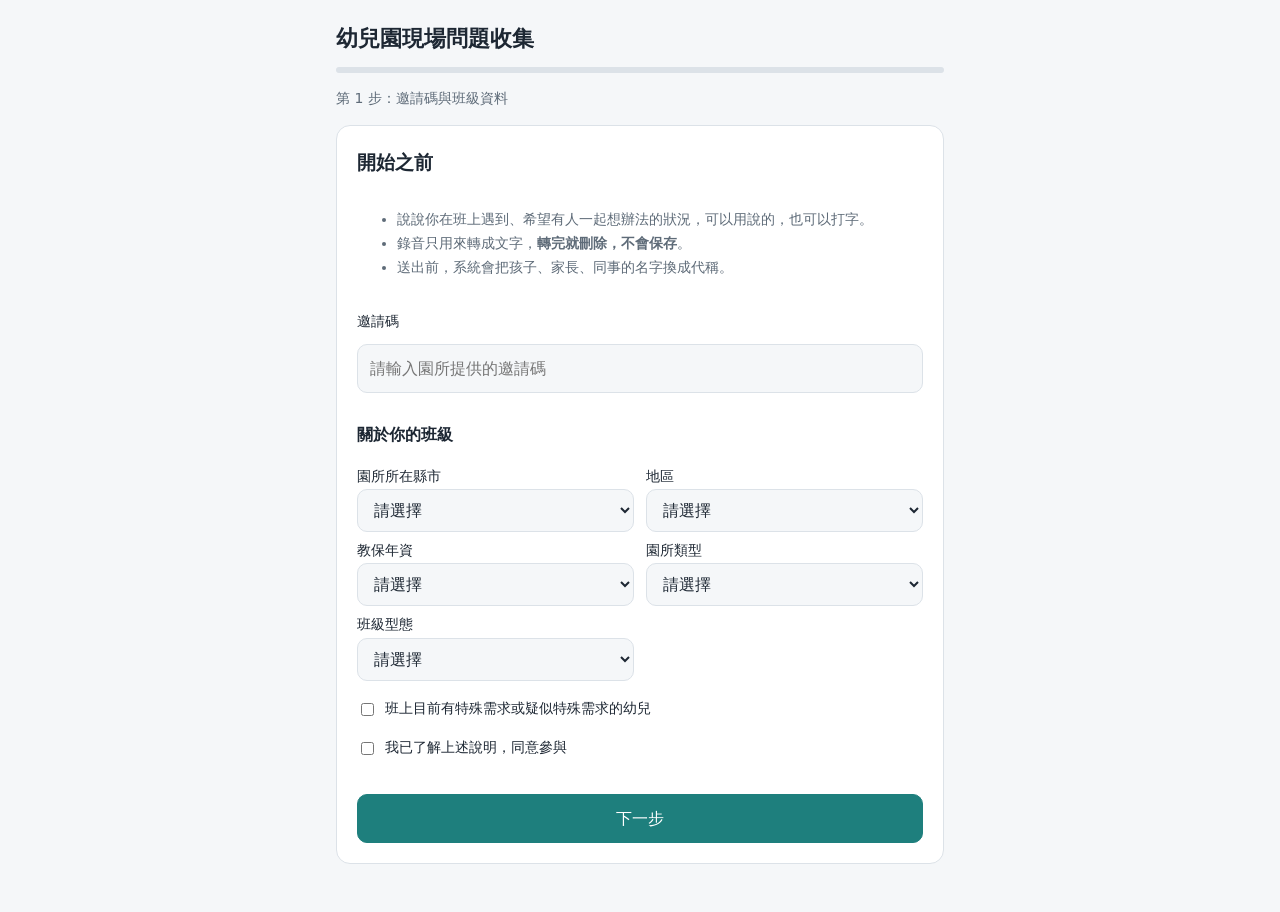
<file: web/index.html>
<!doctype html>
<html lang="zh-Hant-TW">
<head>
<meta charset="utf-8">
<meta name="viewport" content="width=device-width, initial-scale=1">
<meta name="robots" content="noindex, nofollow">
<title>幼兒園現場問題收集</title>
<link rel="stylesheet" href="style.css">
</head>
<body>
<main class="wrap">
  <header class="top">
    <h1>幼兒園現場問題收集</h1>
    <div class="progress" aria-hidden="true"><div id="bar"></div></div>
    <p class="muted small" id="stepLabel"></p>
  </header>

  <!-- 第 1 頁：邀請碼與同意 -->
  <section id="s-code" class="card">
    <h2>開始之前</h2>
    <ul class="muted small">
      <li>說說你在班上遇到、希望有人一起想辦法的狀況，可以用說的，也可以打字。</li>
      <li>錄音只用來轉成文字，<b>轉完就刪除，不會保存</b>。</li>
      <li>送出前，系統會把孩子、家長、同事的名字換成代稱。</li>
    </ul>
    <label for="code">邀請碼</label>
    <input id="code" autocomplete="off" placeholder="請輸入園所提供的邀請碼">
    <h3>關於你的班級</h3>
    <div class="grid2">
      <div><label for="city">園所所在縣市</label><select id="city"></select></div>
      <div><label for="area">地區</label><select id="area"><option value="">請選擇</option><option>都會區</option><option>一般鄉鎮</option><option>偏鄉或離島</option></select></div>
      <div><label for="years">教保年資</label><select id="years"><option value="">請選擇</option><option>未滿 2 年</option><option>2–5 年</option><option>6–10 年</option><option>11–20 年</option><option>20 年以上</option></select></div>
      <div><label for="type">園所類型</label><select id="type"><option value="">請選擇</option><option>公立</option><option>非營利</option><option>準公共</option><option>私立</option></select></div>
      <div><label for="cls">班級型態</label><select id="cls"><option value="">請選擇</option><option>幼幼班</option><option>小班</option><option>中班</option><option>大班</option><option>混齡班</option></select></div>
    </div>
    <label class="check"><input type="checkbox" id="sen"> 班上目前有特殊需求或疑似特殊需求的幼兒</label>
    <label class="check"><input type="checkbox" id="agree"> 我已了解上述說明，同意參與</label>
    <p class="err" id="e-code"></p>
    <button class="primary" id="b-code" type="button">下一步</button>
  </section>

  <!-- 第 2 頁起：一題一頁 -->
  <section id="s-q" class="card" hidden>
    <div class="tabs" id="tabs" role="tablist"></div>
    <p class="muted small" id="q-num"></p>
    <h2 id="q-text"></h2>
    <p class="muted small" id="q-hint"></p>

    <!-- 個案題：先填個案的基本資料 -->
    <div id="slots" class="slots" hidden>
      <label class="check" id="childAskWrap"><input type="checkbox" id="childAsk"> 這題和某一位孩子有關</label>
      <div id="slotFields">
        <p class="small slot-title"><b>先填這位孩子的基本狀況</b> <span class="muted">（不用寫名字）</span></p>
        <label for="ageY">孩子年齡</label>
        <div class="age"><select id="ageY"><option value="">歲</option><option value="1">未滿 2 歲</option><option value="2">2 歲</option><option value="3">3 歲</option><option value="4">4 歲</option><option value="5">5 歲</option><option value="6">6 歲</option></select>
        <select id="ageM" aria-label="幾個月"><option value="">個月</option></select></div>
        <fieldset class="chips"><legend>通常在什麼時候發生？<span class="muted small">（可複選）</span></legend><div id="sits"></div></fieldset>
      </div>
    </div>

    <button class="mic" id="b-mic" type="button"><span aria-hidden="true">🎤</span> 用說的回答</button>
    <label for="answer">你的回答 <span class="muted small">（可以按上面的麥克風用說的，轉好的文字會放在這裡，也可以直接打字）</span></label>
    <textarea id="answer" rows="7" placeholder="也可以直接在這裡打字…"></textarea>
    <p class="muted small" id="q-status" aria-live="polite"></p>

    <!-- 個案題下半段：已經試過的做法 -->
    <div id="triedBox" class="slots" hidden>
      <label for="tried">已經試過哪些做法？</label>
      <textarea id="tried" rows="2" placeholder="例如：先提醒、讓他到旁邊冷靜、和家長聊過…"></textarea>
      <div class="row tight">
        <label class="check"><input type="checkbox" id="notTried"> 還沒試過</label>
        <span class="spacer"></span>
        <label for="result" class="inline">結果</label><select id="result" class="auto"></select>
      </div>
    </div>

    <div id="fu" class="fu-box" hidden>
      <p class="small"><b>想再多了解一點：</b></p>
      <ol id="fu-list"></ol>
      <button class="mic small-btn" id="b-mic2" type="button"><span aria-hidden="true">🎤</span> 用說的補充</button>
      <label for="fu-answer">補充回答</label>
      <textarea id="fu-answer" rows="4"></textarea>
    </div>

    <button class="ghost add" id="b-more" type="button">＋ 繼續增加回答</button>

    <p class="err" id="e-q"></p>
    <div class="row">
      <button class="ghost" id="b-prev" type="button">上一題</button>
      <span class="spacer"></span>
      <button class="ghost" id="b-skip" type="button">跳過</button>
      <button class="primary" id="b-next" type="button">下一題</button>
    </div>
  </section>

  <!-- 確認頁：看自己的回答、修改、加題、送出 -->
  <section id="s-review" class="card" hidden>
    <h2>送出前，確認一下你的回答</h2>
    <p class="muted small">可以點「修改」回去調整，也可以再新增一個想分享的狀況。</p>
    <div id="reviewList" class="review-list"></div>
    <button class="ghost add" id="b-add" type="button">＋ 再新增一個問題</button>

    <p class="err" id="e-review"></p>
    <button class="primary" id="b-submit" type="button">確認送出</button>
  </section>

  <!-- 完成 -->
  <section id="s-done" class="card" hidden>
    <h2>謝謝你！</h2>
    <p>你的回答已經送出。這些現場的真實問題，會成為之後教師支持系統的基礎。</p>
    <p class="muted small" id="done-id"></p>
  </section>
</main>

<!-- 錄音覆蓋視窗 -->
<div id="rec" class="overlay" hidden role="dialog" aria-modal="true" aria-labelledby="rec-title">
  <div class="rec-card">
    <h2 id="rec-title">錄音中</h2>
    <p class="muted small" id="rec-q"></p>
    <div class="rec-dot" id="rec-dot" aria-hidden="true"></div>
    <div class="rec-time" id="rec-time">0:00</div>
    <p class="muted small" id="rec-left">每段最長 3 分鐘，沒說完可以再錄一段接著說</p>
    <div class="meter" aria-hidden="true"><div id="rec-level"></div></div>
    <p class="small" id="rec-msg" aria-live="assertive">說完請按「停止並轉文字」</p>
    <div class="rec-actions">
      <button class="ghost" id="rec-cancel" type="button">取消</button>
      <button class="stop" id="rec-stop" type="button">■ 停止並轉文字</button>
    </div>
  </div>
</div>

<script src="config.js"></script>
<script src="app.js"></script>
</body>
</html>
</file>
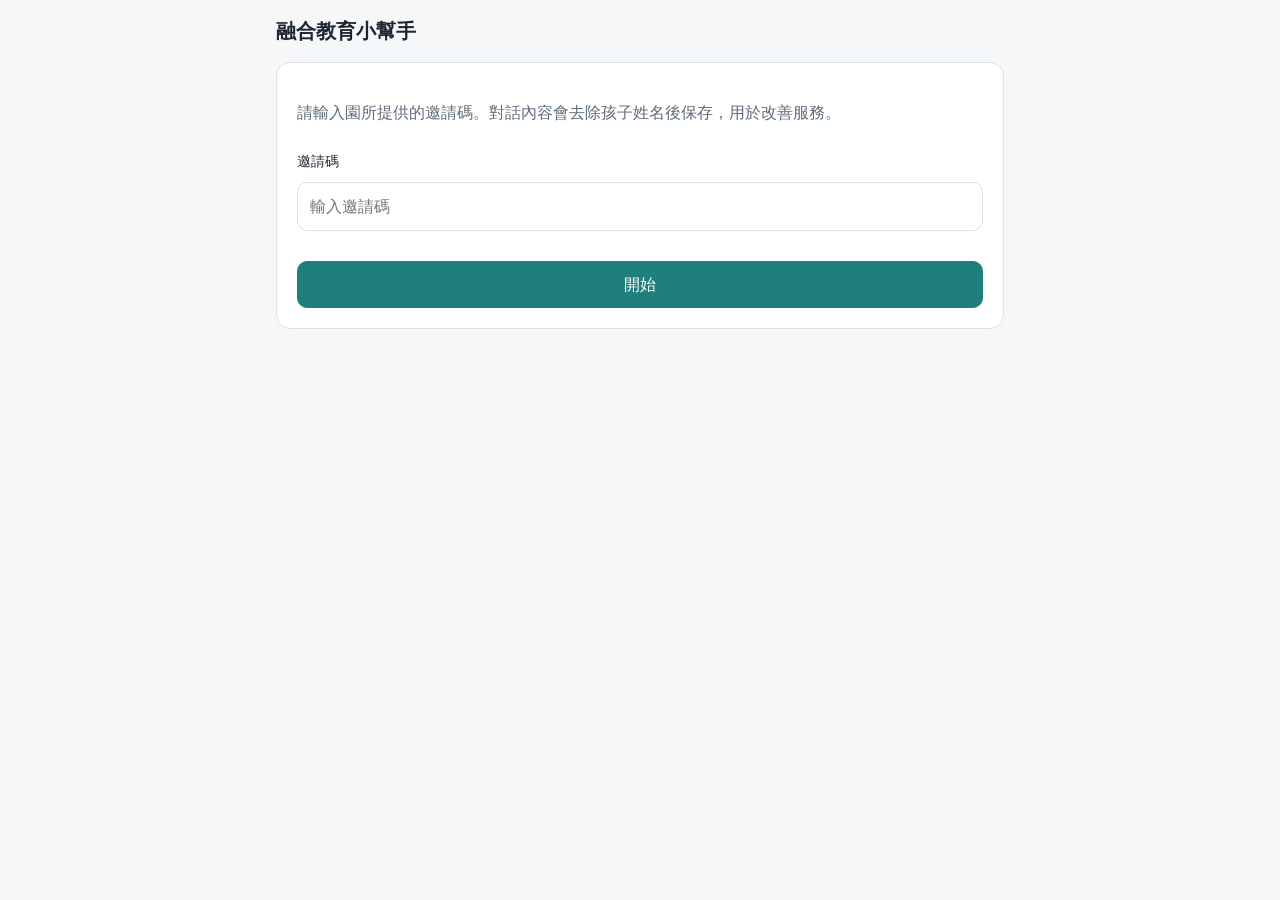
<file: web/chat/index.html>
<!doctype html>
<html lang="zh-Hant-TW">
<head>
<meta charset="utf-8">
<meta name="viewport" content="width=device-width, initial-scale=1">
<meta name="robots" content="noindex, nofollow">
<title>融合教育小幫手</title>
<link rel="stylesheet" href="chat.css">
</head>
<body>
<div class="app">
  <header class="top">
    <h1 id="botName">融合教育小幫手</h1>
    <div class="top-actions">
      <button class="ghost" id="traceBtn" type="button" hidden aria-controls="drawer" aria-expanded="false">🔍 流程</button>
      <button class="ghost" id="reset" type="button" hidden>開新問題</button>
    </div>
  </header>

  <section id="gate" class="gate">
    <p class="muted">請輸入園所提供的邀請碼。對話內容會去除孩子姓名後保存，用於改善服務。</p>
    <label for="code">邀請碼</label>
    <input id="code" autocomplete="off" placeholder="輸入邀請碼">
    <p class="err" id="gateErr"></p>
    <button class="primary" id="enter" type="button">開始</button>
  </section>

  <main id="chat" class="chat" hidden aria-live="polite"></main>

  <form id="composer" class="composer" hidden>
    <label for="msg" hidden>輸入訊息</label>
    <textarea id="msg" rows="2" placeholder="描述你在班上遇到的狀況…"></textarea>
    <button class="primary" id="send" type="submit">送出</button>
  </form>
</div>

<!-- 流程觀測面板：只有邀請碼「觀測」欄為 TRUE 時出現 -->
<div class="scrim" id="scrim" hidden></div>
<aside id="drawer" class="drawer" aria-hidden="true" aria-labelledby="drawerTitle">
  <div class="drawer-h">
    <div><b id="drawerTitle">回答流程</b><div class="muted small" id="drawerSub"></div></div>
    <div class="drawer-nav">
      <button class="ghost" id="dPrev" type="button" aria-label="上一回合">‹</button>
      <button class="ghost" id="dNext" type="button" aria-label="下一回合">›</button>
      <button class="ghost" id="dClose" type="button" aria-label="關閉">✕</button>
    </div>
  </div>
  <div class="drawer-b" id="drawerBody"></div>
</aside>
<script src="config.js"></script>
<script src="trace.js"></script>
<script src="chat.js"></script>
</body>
</html>
</file>
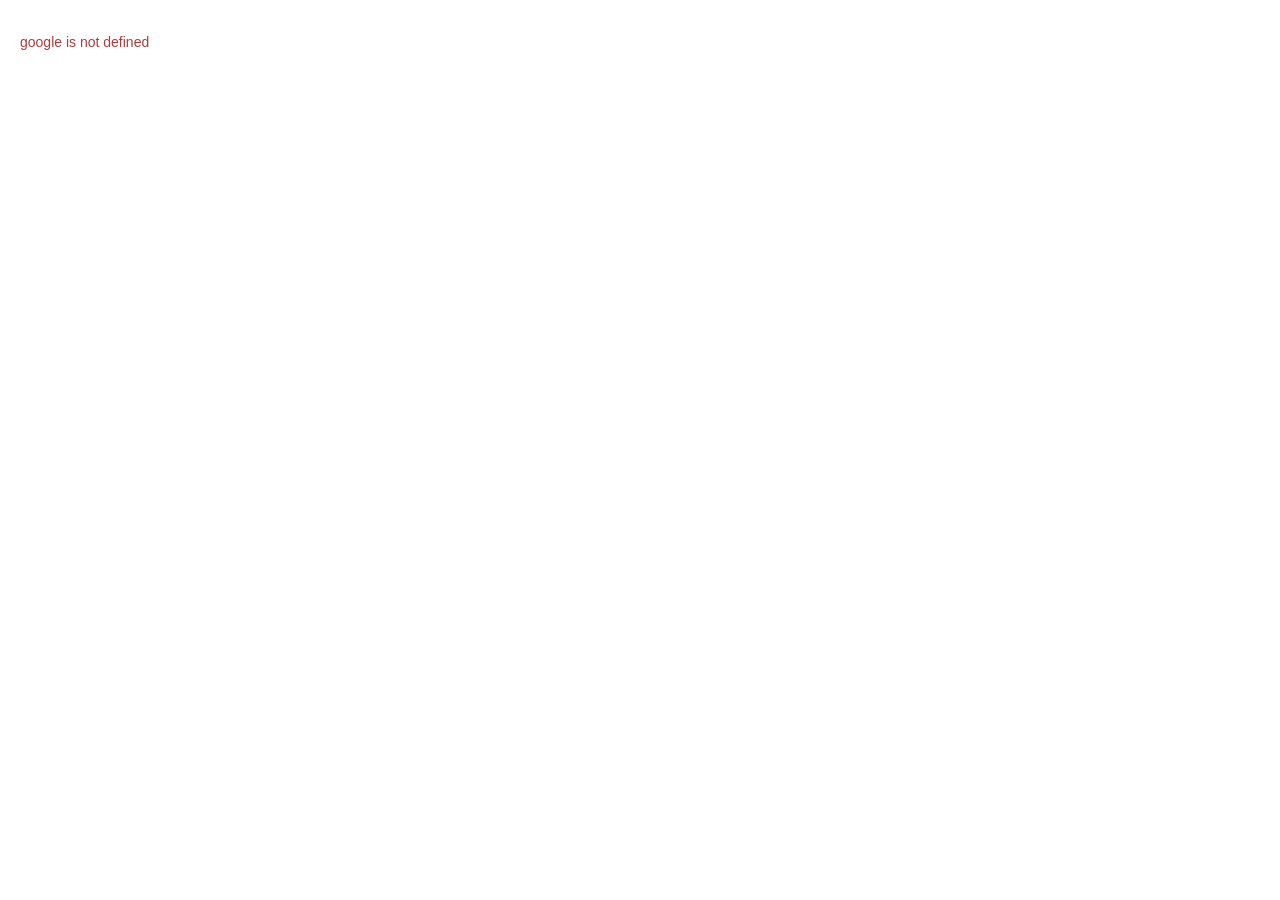
<file: rag/gas/Admin.html>
<!DOCTYPE html>
<html>
<head>
<base target="_top">
<meta charset="utf-8">
<style>
:root{--ink:#1d2733;--muted:#5e6b78;--line:#dce2e8;--bg:#f6f8fa;--accent:#1e7f7d;--soft:#e2f2f1;--warn:#a86a12;--err:#b23a3a;--ok:#2e7d4f}
*{box-sizing:border-box}
body{margin:0;font-family:"Noto Sans TC","PingFang TC","Microsoft JhengHei",sans-serif;font-size:14px;color:var(--ink);background:#fff}
nav{display:flex;gap:4px;border-bottom:1px solid var(--line);padding:0 12px;position:sticky;top:0;background:#fff;z-index:2}
nav button{border:0;background:none;padding:12px 14px;font:inherit;cursor:pointer;color:var(--muted);border-bottom:2px solid transparent}
nav button.on{color:var(--accent);border-bottom-color:var(--accent);font-weight:600}
nav .me{margin-left:auto;align-self:center;color:var(--muted);font-size:12px}
section{padding:16px 20px;display:none}
section.on{display:block}
h3{margin:0 0 10px;font-size:16px}
label{display:block;font-weight:600;margin:10px 0 4px}
.note{color:var(--muted);font-size:12px;font-weight:400}
input[type=text],input[type=number],select,textarea{width:100%;font:inherit;padding:7px 9px;border:1px solid var(--line);border-radius:8px}
textarea{resize:vertical}
button.btn{font:inherit;padding:7px 14px;border-radius:8px;border:1px solid var(--line);background:#fff;cursor:pointer}
button.pri{background:var(--accent);border-color:var(--accent);color:#fff}
button:disabled{opacity:.5;cursor:wait}
.row{display:flex;gap:10px;align-items:center;flex-wrap:wrap}
.grid2{display:grid;grid-template-columns:260px 1fr;gap:16px}
.grid3{display:grid;grid-template-columns:repeat(3,1fr);gap:10px}
.list{border:1px solid var(--line);border-radius:10px;overflow:auto;max-height:640px}
.item{padding:10px 12px;border-bottom:1px solid var(--line);cursor:pointer}
.item.on{background:var(--soft)}
.item small{color:var(--muted);display:block}
table{width:100%;border-collapse:collapse}
th,td{border-bottom:1px solid var(--line);padding:7px 8px;text-align:left;vertical-align:top}
th{background:var(--bg);font-weight:600;position:sticky;top:0}
.pill{display:inline-block;font-size:12px;border-radius:999px;padding:0 8px;border:1px solid var(--line)}
.pill.已核可{color:var(--ok);border-color:var(--ok)} .pill.待審核{color:var(--warn);border-color:var(--warn)} .pill.停用{color:var(--muted)}
.msg{margin:8px 0;padding:8px 10px;border-radius:8px;background:var(--bg);white-space:pre-wrap}
.msg.t{background:#e8eef8;margin-left:15%}
.trace{font-size:12px;border:1px solid var(--line);border-radius:10px;max-height:640px;overflow:auto}
.trace div{padding:6px 10px;border-bottom:1px solid var(--line);white-space:pre-wrap;word-break:break-word}
.trace b{color:var(--accent)}
#toast{position:fixed;bottom:14px;right:14px;background:var(--ink);color:#fff;padding:8px 14px;border-radius:8px;display:none}
.chunk{border:1px solid var(--line);border-radius:8px;padding:8px 10px;margin:6px 0;white-space:pre-wrap;font-size:13px}
.kpis{display:grid;grid-template-columns:repeat(auto-fill,minmax(130px,1fr));gap:8px;margin:10px 0 14px}
.kpi{border:1px solid var(--line);border-radius:10px;padding:8px 12px}
.kpi b{display:block;font-size:22px;font-variant-numeric:tabular-nums}
.kpi span{color:var(--muted);font-size:12px}
.kpi small{display:block;color:var(--muted);font-size:11px}
.cols{display:grid;grid-template-columns:1fr 300px;gap:14px}
.box{border:1px solid var(--line);border-radius:10px;padding:10px 12px;margin-bottom:12px}
.box h4{margin:0 0 6px;font-size:13px}
.box li{margin:3px 0;font-size:13px}
.box li a{cursor:pointer;color:var(--ink)}
tr.click{cursor:pointer} tr.click:hover{background:var(--bg)} tr.sel{background:var(--soft)}
td.num{text-align:right;font-variant-numeric:tabular-nums}
.t-answer{color:var(--ok)} .t-followup{color:var(--accent)} .t-referral{color:var(--err)} .t-conservative{color:var(--warn)} .t-out_of_scope{color:var(--muted)}
.bad{color:var(--err);font-weight:600}
.side{position:fixed;top:0;right:0;bottom:0;width:560px;max-width:100%;background:#fff;border-left:1px solid var(--line);box-shadow:-8px 0 24px rgba(0,0,0,.1);z-index:5;display:flex;flex-direction:column;transform:translateX(100%);visibility:hidden;transition:transform .2s,visibility 0s .2s}
.side.open{transform:none;visibility:visible;transition:transform .2s}
.side-h{display:flex;justify-content:space-between;align-items:center;padding:10px 14px;border-bottom:1px solid var(--line)}
.side-tabs{display:flex;gap:4px;padding:6px 14px 0;border-bottom:1px solid var(--line)}
.side-tabs button{border:0;background:none;padding:6px 10px;cursor:pointer;color:var(--muted);border-bottom:2px solid transparent;font:inherit}
.side-tabs button.on{color:var(--accent);border-bottom-color:var(--accent)}
.side-b{flex:1;overflow:auto;padding:12px 14px}
.conv .msg{font-size:13px}
.conv .msg.cur{outline:2px solid var(--accent)}
.res-命中{color:var(--ok);font-weight:600} .res-未達門檻{color:var(--warn);font-weight:600} .res-沒找到{color:var(--err);font-weight:600}
.cand-ok{color:var(--ok);font-weight:600}
</style>
</head>
<body>
<nav>
  <button data-t="bot" class="on">機器人設定</button>
  <button data-t="skill">Skill</button>
  <button data-t="kb">知識庫</button>
  <button data-t="test">測試對話</button>
  <button data-t="logs">對話紀錄</button>
  <button data-t="eval">命中率測試</button>
  <button data-t="other">其他設定</button>
  <span class="me" id="me">載入中…</span>
</nav>

<section id="bot" class="on">
  <h3>機器人設定 <span class="note">修改後按儲存，約 1 分鐘內生效</span></h3>
  <div id="settings"></div>
  <p><button class="btn pri" id="saveSettings">儲存設定</button></p>
</section>

<section id="skill">
  <div class="grid2">
    <div>
      <div class="row" style="justify-content:space-between"><h3>Skill 清單</h3><button class="btn" id="newSkill">＋ 新增</button></div>
      <div class="list" id="skillList"></div>
    </div>
    <div id="skillEdit">
      <h3 id="skTitle">選擇左邊的 Skill，或新增一個</h3>
      <div class="grid3">
        <div><label>名稱</label><input type="text" id="skName"></div>
        <div><label>對應主題 <span class="note">逗號分隔，分流器會用這些主題</span></label><input type="text" id="skTags" list="topicList"><datalist id="topicList"></datalist></div>
        <div><label>載入方式</label>
          <div class="row"><label style="font-weight:400"><input type="checkbox" id="skAlways"> 一律載入</label><label style="font-weight:400"><input type="checkbox" id="skEnabled" checked> 啟用</label></div></div>
      </div>
      <label>內容 <span class="note">寫「怎麼回答」：何時使用、回答框架、追問清單、輸出、禁止說法。不要寫專業知識本身</span></label>
      <textarea id="skContent" rows="18"></textarea>
      <div class="row" style="margin-top:10px">
        <button class="btn pri" id="saveSkill">儲存為新版本</button>
        <select id="skHist" style="width:auto"><option value="">查看歷史版本…</option></select>
        <span class="note" id="skMeta"></span>
      </div>
    </div>
  </div>
</section>

<section id="kb">
  <h3>上傳文件 <span class="note">上傳後狀態為「待審核」，專家核可後才會被用來回答</span></h3>
  <div class="grid3">
    <div><label>標題</label><input type="text" id="dTitle" placeholder="例：轉銜時段行為支持指引"></div>
    <div><label>出處</label><input type="text" id="dSource" placeholder="作者（年份）、出版單位、網址"></div>
    <div><label>證據等級</label><select id="dEv"><option>法規</option><option>官方指引</option><option>系統性回顧</option><option>實證研究</option><option>專家意見</option><option>實務經驗</option><option>教材</option></select></div>
  </div>
  <label>檔案 <span class="note">PDF、Word（.docx）、TXT、Markdown；PDF 建議 30 頁以內，太長請拆開上傳</span></label>
  <input type="file" id="dFile" accept=".pdf,.docx,.txt,.md">
  <label>或直接貼上文字</label>
  <textarea id="dText" rows="4" placeholder="貼上文字時不需選檔案"></textarea>
  <p class="row"><button class="btn pri" id="upload">上傳並切段</button><span class="note" id="upStatus"></span></p>
  <h3 style="margin-top:18px">文件清單</h3>
  <div class="list"><table><thead><tr><th>標題</th><th>出處</th><th>等級</th><th>段落</th><th>狀態</th><th>上傳</th><th>操作</th></tr></thead><tbody id="docRows"></tbody></table></div>
  <div id="chunkView"></div>
</section>

<section id="test">
  <div class="grid2" style="grid-template-columns:1fr 1fr">
    <div>
      <div class="row" style="justify-content:space-between"><h3>測試對話 <span class="note">不需邀請碼，會寫入對話紀錄（Session：admin-test）</span></h3><button class="btn" id="resetTest">開新對話</button></div>
      <div id="tMsgs" style="min-height:300px"></div>
      <textarea id="tIn" rows="3" placeholder="輸入老師可能會問的問題…"></textarea>
      <p><button class="btn pri" id="tSend">送出</button></p>
    </div>
    <div><h3>流程紀錄</h3><div class="trace" id="tTrace"><div class="note">送出後顯示每個元件做了什麼</div></div></div>
  </div>
</section>

<section id="logs">
  <div class="row">
    <h3 style="margin:0">對話紀錄與指標</h3>
    <select id="lDays" style="width:auto"><option value="1">今天起 24 小時</option><option value="7" selected>最近 7 天</option><option value="30">最近 30 天</option><option value="0">全部</option></select>
    <select id="lSchool" style="width:auto"><option value="">全部園所</option></select>
    <select id="lType" style="width:auto"><option value="">全部類型</option><option value="answer">回答</option><option value="followup">追問</option><option value="referral">緊急轉介</option><option value="conservative">保守回答</option><option value="out_of_scope">超出範圍</option></select>
    <input type="text" id="lQ" placeholder="搜尋老師訊息" style="width:180px">
    <label style="font-weight:400;margin:0"><input type="checkbox" id="lTest"> 含後台測試</label>
    <button class="btn" id="lLoad">重新整理</button>
  </div>
  <div class="kpis" id="lKpis"></div>
  <div class="cols">
    <div class="list" style="max-height:520px"><table><thead><tr><th>時間</th><th>園所</th><th>輪</th><th>老師訊息（去識別化）</th><th>類型</th><th>檢索</th><th>最高分</th><th>引用</th><th>回饋</th><th>秒</th></tr></thead><tbody id="lRows"><tr><td colspan="10" class="note">載入中…</td></tr></tbody></table></div>
    <div>
      <div class="box"><h4>知識缺口 <span class="note">檢索沒命中或只能保守回答的問題，請專家補資料</span></h4><ol id="lGaps" style="padding-left:18px;margin:0"></ol></div>
      <div class="box"><h4>常被引用的文件</h4><ol id="lDocs" style="padding-left:18px;margin:0"></ol></div>
      <div class="box note" style="font-size:12px;line-height:1.6"><b>指標怎麼算</b><br>
        檢索命中率＝走到檢索的回合中，至少有 1 段超過門檻的比例<br>
        引用率＝回答實際引用的段數 ÷ 檢索採用的段數（越高代表找到的資料越對題）<br>
        平均最高分＝每回合第一名段落的相似度平均，可用來調整「min_score」門檻<br>
        真正的命中率要用「命中率測試」分頁，以專家標好的題目來量</div>
    </div>
  </div>
</section>

<section id="eval">
  <h3>命中率測試 <span class="note">專家寫下「老師可能會這樣問」＋「應該找到哪份文件」，系統逐題檢索，看有沒有找到</span></h3>
  <div class="grid3" style="grid-template-columns:2fr 1.2fr 1fr auto;align-items:end">
    <div><label>測試問題</label><input type="text" id="eQ" placeholder="例：收玩具時孩子一直丟東西，怎麼辦？"></div>
    <div><label>應命中文件</label><select id="eDoc"></select></div>
    <div><label>備註</label><input type="text" id="eNote" placeholder="例：轉銜時段"></div>
    <div><button class="btn" id="eAdd">＋ 加入</button></div>
  </div>
  <p class="row"><button class="btn pri" id="eRun">執行測試</button><span class="note" id="eStatus">一個文件應命中多份時，可以直接在試算表「檢索測試」的「應命中文件ID」用逗號分隔</span></p>
  <div class="kpis" id="eKpis"></div>
  <div class="list" style="max-height:480px"><table><thead><tr><th>測試問題</th><th>應命中</th><th>結果</th><th>名次</th><th>最高分</th><th>說明</th><th></th></tr></thead><tbody id="eRows"></tbody></table></div>
</section>

<section id="other">
  <h3>其他設定</h3>
  <p>以下對照表直接在試算表裡編輯即可，修改後約 1 分鐘生效：</p>
  <ul>
    <li><b>同義詞</b>：老師口語對應到專業概念，用來擴充檢索（例：暴衝 → 攻擊行為）</li>
    <li><b>禁止用語</b>：回答中不能出現的詞（P08 規則檢查）</li>
    <li><b>轉介資源</b>：七類需要專人的情況，各自該找誰、怎麼聯絡（各縣市可在地化）</li>
    <li><b>邀請碼</b>：每所園所一組，啟用欄改 FALSE 即停用</li>
    <li><b>管理員</b>：可以開啟這個後台的 Google 帳號 email</li>
    <li><b>對話紀錄、回饋</b>：每次問答的完整流程與老師的回饋</li>
  </ul>
  <p><a id="sheetLink" target="_blank">開啟試算表</a></p>
</section>

<aside class="side" id="side" aria-hidden="true">
  <div class="side-h"><div><b id="sTitle">回合明細</b><div class="note" id="sSub"></div></div><button class="btn" id="sClose">✕ 關閉</button></div>
  <div class="side-tabs"><button data-st="trace" class="on">流程</button><button data-st="conv">整段對話</button><button data-st="raw">回答原文</button></div>
  <div class="side-b" id="sBody"></div>
</aside>

<div id="toast"></div>
<?!= include('TraceView'); ?>
<script>
const $ = id => document.getElementById(id);
const esc = s => String(s == null ? '' : s).replace(/[&<>"]/g, c => ({'&':'&amp;','<':'&lt;','>':'&gt;','"':'&quot;'}[c]));
const run = (fn, ...args) => new Promise((ok, no) => google.script.run.withSuccessHandler(ok).withFailureHandler(e => no(e))[fn](...args));
const toast = (t, ms) => { const e = $('toast'); e.textContent = t; e.style.display = 'block'; clearTimeout(e._t); e._t = setTimeout(() => e.style.display = 'none', ms || 2500); };
let D = null, curSkill = null;

document.querySelectorAll('nav button').forEach(b => b.onclick = () => {
  document.querySelectorAll('nav button,section').forEach(x => x.classList.remove('on'));
  b.classList.add('on'); $(b.dataset.t).classList.add('on');
});

async function load() {
  try { D = await run('adminLoad'); } catch (e) { $('me').textContent = ''; document.body.innerHTML = '<p style="padding:20px;color:#b23a3a">' + esc(e.message) + '</p>'; return; }
  $('me').textContent = D.me; $('sheetLink').href = D.sheetUrl;
  renderSettings(); renderSkills(); renderDocs();
  renderEvalDocs();
  $('topicList').innerHTML = D.topics.map(t => `<option value="${esc(t)}">`).join('');
}

// ---------- 設定 ----------
const LONG = ['system_prompt', 'welcome'];
function renderSettings() {
  $('settings').innerHTML = D.settings.map((s, i) => {
    const v = s.value; const isBool = v === true || v === false || String(v).toUpperCase() === 'TRUE' || String(v).toUpperCase() === 'FALSE';
    const input = LONG.includes(s.key) ? `<textarea data-i="${i}" rows="${s.key === 'system_prompt' ? 14 : 3}">${esc(v)}</textarea>`
      : isBool ? `<label style="font-weight:400"><input type="checkbox" data-i="${i}" ${String(v).toUpperCase() === 'TRUE' ? 'checked' : ''}> 啟用</label>`
      : `<input type="text" data-i="${i}" value="${esc(v)}">`;
    return `<label>${esc(s.key)} <span class="note">${esc(s.note)}</span></label>${input}`;
  }).join('');
}
$('saveSettings').onclick = async () => {
  const list = [...$('settings').querySelectorAll('[data-i]')].map(el => {
    const s = D.settings[+el.dataset.i];
    let value = el.type === 'checkbox' ? el.checked : el.value;
    if (el.type !== 'checkbox' && value !== '' && !isNaN(value) && !LONG.includes(s.key) && !/^model_/.test(s.key)) value = Number(value);
    return { key: s.key, value };
  });
  $('saveSettings').disabled = true;
  try { await run('adminSaveSettings', list); toast('已儲存設定'); } catch (e) { toast('儲存失敗：' + e.message, 5000); }
  finally { $('saveSettings').disabled = false; }
};

// ---------- Skill ----------
function renderSkills() {
  $('skillList').innerHTML = D.skills.map((s, i) => `<div class="item ${curSkill === i ? 'on' : ''}" data-i="${i}"><b>${esc(s.name)}</b> ${s.enabled ? '' : '<span class="pill 停用">停用</span>'}${s.always ? ' <span class="pill">一律載入</span>' : ''}<small>v${esc(s.version)}｜${esc(s.tags || '（無主題）')}</small></div>`).join('');
  $('skillList').querySelectorAll('.item').forEach(el => el.onclick = () => editSkill(+el.dataset.i));
}
function fillSkill(s) {
  $('skName').value = s.name || ''; $('skTags').value = s.tags || ''; $('skAlways').checked = !!s.always;
  $('skEnabled').checked = s.enabled !== false; $('skContent').value = s.content || '';
}
async function editSkill(i) {
  curSkill = i; const s = D.skills[i]; renderSkills(); fillSkill(s);
  $('skTitle').textContent = '編輯：' + s.name; $('skMeta').textContent = `目前 v${s.version}｜${s.by || ''} ${s.at || ''}`;
  $('skHist').innerHTML = '<option value="">查看歷史版本…</option>';
  try { const h = await run('adminSkillHistory', s.id); $('skHist').innerHTML = '<option value="">查看歷史版本…</option>' + h.map((x, j) => `<option value="${j}">v${x.version}｜${esc(x.by)} ${esc(x.at)}</option>`).join(''); $('skHist')._h = h; } catch (e) {}
}
$('skHist').onchange = () => { const h = $('skHist')._h; const j = $('skHist').value; if (j === '' || !h) return; fillSkill(Object.assign({}, h[+j], { enabled: $('skEnabled').checked })); toast('已載入 v' + h[+j].version + '，按「儲存為新版本」即可還原'); };
$('newSkill').onclick = () => { curSkill = null; renderSkills(); fillSkill({ enabled: true, content: '何時使用：\n回答框架：\n先追問：\n輸出：\n禁止：' }); $('skTitle').textContent = '新增 Skill'; $('skMeta').textContent = ''; };
$('saveSkill').onclick = async () => {
  const s = { id: curSkill == null ? '' : D.skills[curSkill].id, name: $('skName').value.trim(), tags: $('skTags').value.trim(), always: $('skAlways').checked, enabled: $('skEnabled').checked, content: $('skContent').value };
  $('saveSkill').disabled = true;
  try { const r = await run('adminSaveSkill', s); toast('已儲存為 v' + r.version); D = await run('adminLoad'); curSkill = D.skills.findIndex(x => x.id === r.id); renderSkills(); editSkill(curSkill); }
  catch (e) { toast('儲存失敗：' + e.message, 5000); } finally { $('saveSkill').disabled = false; }
};

// ---------- 知識庫 ----------
function renderDocs() {
  $('docRows').innerHTML = D.docs.map(d => `<tr><td>${esc(d.title)}<br><span class="note">${esc(d.file)}</span></td><td>${esc(d.source)}</td><td>${esc(d.evidence)}</td><td>${esc(d.chunks)}</td><td><span class="pill ${esc(d.status)}">${esc(d.status)}</span></td><td class="note">${esc(d.by)}<br>${esc(d.at)}</td>
    <td><div class="row"><button class="btn" data-a="view" data-id="${esc(d.id)}">看段落</button>${d.status !== '已核可' ? `<button class="btn pri" data-a="已核可" data-id="${esc(d.id)}">核可</button>` : ''}${d.status !== '停用' ? `<button class="btn" data-a="停用" data-id="${esc(d.id)}">停用</button>` : `<button class="btn" data-a="待審核" data-id="${esc(d.id)}">恢復待審</button>`}</div></td></tr>`).join('') || '<tr><td colspan="7" class="note">還沒有文件</td></tr>';
  $('docRows').querySelectorAll('button').forEach(b => b.onclick = () => docAction(b.dataset.a, b.dataset.id, b));
}
async function docAction(a, id, b) {
  b.disabled = true;
  try {
    if (a === 'view') {
      const cs = await run('adminDocChunks', id); const d = D.docs.find(x => x.id === id);
      $('chunkView').innerHTML = `<h3 style="margin-top:18px">段落：${esc(d.title)}（${cs.length} 段）</h3>` + cs.map(c => `<div class="chunk"><span class="note">#${c.n}${c.page ? '｜第' + esc(c.page) + '頁' : ''}｜${esc(c.status)}</span>\n${esc(c.text)}</div>`).join('');
      $('chunkView').scrollIntoView();
    } else { await run('adminSetDocStatus', id, a); toast('已設為「' + a + '」'); D = await run('adminLoad'); renderDocs(); }
  } catch (e) { toast('失敗：' + e.message, 5000); } finally { b.disabled = false; }
}
$('upload').onclick = async () => {
  const f = $('dFile').files[0], text = $('dText').value.trim(), title = $('dTitle').value.trim();
  if (!title) return toast('請填寫標題');
  if (!f && !text) return toast('請選擇檔案或貼上文字');
  if (f && f.size > 20 * 1024 * 1024) return toast('檔案超過 20 MB，請拆開上傳', 4000);
  $('upload').disabled = true; $('upStatus').textContent = f ? '讀取檔案、轉文字、切段與向量化中，PDF 可能需要 1–3 分鐘…' : '切段與向量化中…';
  try {
    const p = { title, source: $('dSource').value.trim(), evidence: $('dEv').value, text: f ? '' : text };
    if (f) { p.fileName = f.name; p.mimeType = f.type; p.base64 = await new Promise((ok, no) => { const r = new FileReader(); r.onload = () => ok(String(r.result).split(',')[1]); r.onerror = no; r.readAsDataURL(f); }); }
    const r = await run('adminUploadDoc', p);
    $('upStatus').textContent = `完成：切成 ${r.chunks} 段，狀態為「待審核」。請檢查段落後按「核可」。`;
    $('dFile').value = ''; $('dText').value = ''; $('dTitle').value = ''; $('dSource').value = '';
    D = await run('adminLoad'); renderDocs();
  } catch (e) { $('upStatus').textContent = '上傳失敗：' + e.message; } finally { $('upload').disabled = false; }
};

// ---------- 測試對話 ----------
let T = { history: [], nameMap: {}, followups: 0, turn: 0, session: 'admin-test-' + Date.now() };
function restore(s) { let o = String(s == null ? '' : s); Object.entries(T.nameMap).forEach(([n, l]) => o = o.split(l).join(n)); return o; }
function tMsg(cls, html) { const d = document.createElement('div'); d.className = 'msg ' + cls; d.innerHTML = html; $('tMsgs').appendChild(d); d.scrollIntoView({ block: 'nearest' }); }
function renderReply(r) {
  if (r.type === 'followup') return esc(restore(r.empathy)) + '\n' + r.questions.map((q, i) => (i + 1) + '. ' + esc(restore(q))).join('\n');
  if (r.type === 'referral') { const f = r.referral; return `<b>需要馬上找專人（${esc(f.category)}・${esc(f.level)}）</b>\n${esc(restore(f.reason))}\n該找誰：${esc(f.who)} ${esc(f.contact)}\n現在要做：${esc(f.now)}`; }
  if (r.type !== 'answer') return esc(r.message || '');
  const a = r.answer; let h = esc(restore(a.empathy)) + '\n\n<b>看見與理解</b>\n' + esc(restore(a.understanding)) + '\n\n<b>現在可以試試</b>\n' +
    (a.strategies || []).map((s, i) => `${i + 1}. ${esc(restore(s.title))}：${esc(restore(s.how))} [${(s.refs || []).join(',')}]`).join('\n');
  if (a.parent_message) h += '\n\n<b>給家長的訊息草稿</b>\n' + esc(restore(a.parent_message));
  if ((a.observe || []).length) h += '\n\n<b>接下來觀察</b>\n' + a.observe.map(o => '・' + esc(restore(o))).join('\n');
  if (a.teacher_care) h += '\n\n<b>也照顧你自己</b>\n' + esc(restore(a.teacher_care));
  if (a.referral) h += '\n\n<b>需要時找專人</b>\n' + esc(restore(a.referral));
  if ((r.sources || []).length) h += '\n\n<span class="note">出處：' + r.sources.map(s => esc(s.ref + ' ' + s.title + (s.page ? ' p.' + s.page : ''))).join('｜') + '</span>';
  return h;
}
$('tSend').onclick = async () => {
  const m = $('tIn').value.trim(); if (!m) return;
  tMsg('t', esc(m)); $('tIn').value = ''; $('tSend').disabled = true; $('tTrace').innerHTML = '<div class="note">處理中…</div>';
  try {
    T.turn = (T.turn || 0) + 1;
    const r = await run('adminTestChat', { message: m, history: T.history, nameMap: T.nameMap, followups: T.followups, turn: T.turn, session: T.session });
    T.nameMap = r.nameMap || T.nameMap; T.history.push({ role: 'teacher', text: r.deidText });
    if (r.type === 'followup') T.followups++;
    T.history.push({ role: 'bot', text: r.type === 'answer' ? JSON.stringify(r.answer) : (r.type === 'followup' ? r.questions.join(' ') : (r.message || '')) });
    tMsg('', renderReply(r));
    $('tTrace').innerHTML = '<div style="padding:10px;border:0">' + TraceView.render(r) + '</div>';
  } catch (e) { tMsg('', '<span style="color:#b23a3a">錯誤：' + esc(e.message) + '</span>'); $('tTrace').innerHTML = ''; }
  finally { $('tSend').disabled = false; }
};
$('resetTest').onclick = () => { T = { history: [], nameMap: {}, followups: 0, turn: 0, session: 'admin-test-' + Date.now() }; $('tMsgs').innerHTML = ''; $('tTrace').innerHTML = ''; };

// ---------- 對話紀錄 ----------
const TN = { answer: '回答', followup: '追問', referral: '緊急轉介', conservative: '保守回答', out_of_scope: '超出範圍' };
let L = null, logsLoaded = false;
const k = (v, label, sub, cls) => `<div class="kpi"><b class="${cls || ''}">${v == null ? '—' : esc(v)}</b><span>${esc(label)}</span>${sub ? `<small>${esc(sub)}</small>` : ''}</div>`;
async function loadLogs() {
  $('lLoad').disabled = true; $('lRows').innerHTML = '<tr><td colspan="10" class="note">載入中…</td></tr>';
  try {
    L = await run('adminLogs', { days: +$('lDays').value, school: $('lSchool').value, type: $('lType').value, q: $('lQ').value.trim(), includeTest: $('lTest').checked });
    logsLoaded = true;
    const cur = $('lSchool').value;
    $('lSchool').innerHTML = '<option value="">全部園所</option>' + L.schools.map(s => `<option ${s === cur ? 'selected' : ''}>${esc(s)}</option>`).join('');
    const s = L.stats, bt = s.byType;
    $('lKpis').innerHTML = k(s.turns, '回合數', s.sessions + ' 段對話') +
      k(s.hitRate == null ? null : s.hitRate + '%', '檢索命中率', s.retrievalTurns + ' 回合有檢索', s.hitRate != null && s.hitRate < 70 ? 'bad' : '') +
      k(s.citeRate == null ? null : s.citeRate + '%', '引用率', '引用段數 ÷ 採用段數') +
      k(s.avgTop, '平均最高分', '門檻 ' + (D.settings.find(x => x.key === 'min_score') || {}).value) +
      k(s.upRate == null ? null : s.upRate + '%', '👍 比例', s.ups + ' 👍／' + s.downs + ' 👎') +
      k(s.copied, '複製家長訊息') +
      k(s.rewriteRate == null ? null : s.rewriteRate + '%', '重寫比例', '第一版沒通過檢查') +
      k(s.avgMs == null ? null : (s.avgMs / 1000).toFixed(1) + ' 秒', '平均耗時') +
      k((bt.answer || 0) + '／' + (bt.followup || 0), '回答／追問') +
      k((bt.referral || 0) + '／' + (bt.conservative || 0), '緊急轉介／保守', '', (bt.conservative || 0) ? 'bad' : '');
    $('lRows').innerHTML = L.rows.map(r => `<tr class="click" data-row="${r.row}"><td class="note">${esc(r.time.slice(5))}</td><td>${esc(r.school)}</td><td class="num">${esc(r.turn)}</td><td>${esc(r.msg)}</td>
      <td class="t-${esc(r.type)}">${esc(TN[r.type] || r.type)}${r.referral ? '<br><span class="note">' + esc(r.referral) + '</span>' : ''}</td>
      <td class="num ${r.retrieved === 0 ? 'bad' : ''}">${r.retrieved == null ? '—' : r.retrieved}</td><td class="num">${r.top == null ? '—' : r.top}</td><td class="num">${r.cited == null ? '—' : r.cited}</td>
      <td>${r.fb === 'up' ? '👍' : r.fb === 'down' ? '👎' : ''}${r.copied ? ' 📋' : ''}</td><td class="num">${r.ms ? (r.ms / 1000).toFixed(1) : ''}</td></tr>`).join('') || '<tr><td colspan="10" class="note">這段期間沒有紀錄</td></tr>';
    $('lRows').querySelectorAll('tr.click').forEach(tr => tr.onclick = () => openDetail(+tr.dataset.row));
    $('lGaps').innerHTML = L.gaps.map(g => `<li><a data-row="${g.row}">${esc(g.msg)}</a> <span class="note">${esc(g.time.slice(5))}${g.top != null ? '｜最高 ' + g.top : ''}</span></li>`).join('') || '<li class="note">目前沒有</li>';
    $('lGaps').querySelectorAll('a').forEach(a => a.onclick = () => openDetail(+a.dataset.row));
    $('lDocs').innerHTML = L.topDocs.map(d => `<li>${esc(d.title)} <span class="note">${d.n} 次</span></li>`).join('') || '<li class="note">目前沒有</li>';
  } catch (e) { $('lRows').innerHTML = `<tr><td colspan="10" style="color:#b23a3a">${esc(e.message)}</td></tr>`; }
  finally { $('lLoad').disabled = false; }
}
['lDays', 'lSchool', 'lType', 'lTest'].forEach(id => $(id).onchange = loadLogs);
$('lQ').onkeydown = e => { if (e.key === 'Enter') loadLogs(); };
$('lLoad').onclick = loadLogs;
document.querySelector('nav button[data-t="logs"]').addEventListener('click', () => { if (!logsLoaded) loadLogs(); });

// 側邊明細
let SD = null, sTab = 'trace';
function replyText(t, rep) {
  if (rep == null || rep === '') return '';
  if (typeof rep === 'string') return rep;
  if (Array.isArray(rep)) return rep.map((q, i) => (i + 1) + '. ' + q).join('\n');
  if (rep.strategies) return [rep.empathy, ...(rep.strategies || []).map((s, i) => `${i + 1}. ${s.title}：${s.how} [${(s.refs || []).join(',')}]`)].filter(Boolean).join('\n');
  return JSON.stringify(rep, null, 1);
}
function renderSide() {
  document.querySelectorAll('.side-tabs button').forEach(b => b.classList.toggle('on', b.dataset.st === sTab));
  if (!SD) return;
  if (sTab === 'trace') $('sBody').innerHTML = TraceView.render(SD);
  if (sTab === 'conv') $('sBody').innerHTML = '<div class="conv">' + SD.turns.map(t => `<div class="msg t ${t.row === SD.row ? 'cur' : ''}"><span class="note">第 ${esc(t.turn)} 輪｜${esc(t.time)}</span>\n${esc(t.msg)}</div>
    <div class="msg ${t.row === SD.row ? 'cur' : ''}"><b class="t-${esc(t.type)}">${esc(TN[t.type] || t.type)}</b>${t.fb ? '｜' + esc(t.fb) : ''}\n${esc(replyText(t.type, t.reply))}</div>`).join('') + '</div>';
  if (sTab === 'raw') $('sBody').innerHTML = `<div class="msg t">${esc(SD.msg)}</div><p class="note">分流</p><pre class="chunk">${esc(JSON.stringify(SD.triage, null, 1))}</pre><p class="note">回答（JSON）</p><pre class="chunk">${esc(JSON.stringify(SD.reply, null, 1))}</pre><p class="note">引用：${esc(SD.sources || '無')}</p>`;
}
async function openDetail(row) {
  $('side').classList.add('open'); $('side').setAttribute('aria-hidden', 'false'); $('sBody').innerHTML = '<p class="note">載入中…</p>';
  document.querySelectorAll('#lRows tr').forEach(tr => tr.classList.toggle('sel', +tr.dataset.row === row));
  try {
    SD = await run('adminLogDetail', row);
    $('sTitle').textContent = `第 ${SD.turn} 輪｜${TN[SD.type] || SD.type}`;
    $('sSub').textContent = `${SD.time}｜${SD.school}｜Session ${SD.session.slice(0, 8)}`;
    renderSide();
  } catch (e) { $('sBody').innerHTML = `<p style="color:#b23a3a">${esc(e.message)}</p>`; }
}
document.querySelectorAll('.side-tabs button').forEach(b => b.onclick = () => { sTab = b.dataset.st; renderSide(); });
$('sClose').onclick = () => { $('side').classList.remove('open'); $('side').setAttribute('aria-hidden', 'true'); };
document.addEventListener('keydown', e => { if (e.key === 'Escape') $('sClose').click(); });

// ---------- 命中率測試 ----------
let evalLoaded = false;
function renderEvalDocs() {
  $('eDoc').innerHTML = D.docs.filter(d => d.status === '已核可').map(d => `<option value="${esc(d.id)}">${esc(d.title)}（${esc(d.id)}）</option>`).join('') || '<option value="">（還沒有已核可的文件）</option>';
}
function renderEvalRows(list) {
  const title = id => (D.docs.find(d => d.id === id) || {}).title || id;
  $('eRows').innerHTML = list.map(r => `<tr><td>${esc(r.q)}${r.note ? '<br><span class="note">' + esc(r.note) + '</span>' : ''}</td>
    <td class="note">${String(r.expect).split(/[,，、\s]+/).filter(Boolean).map(x => esc(title(x))).join('<br>')}</td>
    <td class="res-${esc(r.result)}">${esc(r.result || '未測')}</td><td class="num">${esc(r.rank || '')}</td><td class="num">${esc(r.top || '')}</td>
    <td class="note">${esc(r.hit || '')}${r.cands ? '<details><summary>前 5 名</summary>' + r.cands.map((c, i) => `<div class="${c.ok ? 'cand-ok' : ''}">${i + 1}. ${esc(c.title)}${c.page ? ' p.' + esc(c.page) : ''}（${c.score}${c.pass ? '' : '，未達門檻'}）</div>`).join('') + '</details>' : ''}</td>
    <td><button class="btn" data-del="${r.row}">刪除</button></td></tr>`).join('') || '<tr><td colspan="7" class="note">還沒有測試題。建議每份重要文件至少寫 2–3 題老師的口語問法。</td></tr>';
  $('eRows').querySelectorAll('[data-del]').forEach(b => b.onclick = async () => { b.disabled = true; try { renderEvalRows(await run('adminDeleteEval', +b.dataset.del)); } catch (e) { toast(e.message, 4000); } });
}
async function loadEval() { try { renderEvalRows(await run('adminEvalList')); evalLoaded = true; } catch (e) { $('eRows').innerHTML = `<tr><td colspan="7" style="color:#b23a3a">${esc(e.message)}</td></tr>`; } }
document.querySelector('nav button[data-t="eval"]').addEventListener('click', () => { if (!evalLoaded) loadEval(); });
$('eAdd').onclick = async () => {
  const q = $('eQ').value.trim(), d = $('eDoc').value;
  if (!q || !d) return toast('請填寫測試問題並選擇文件');
  $('eAdd').disabled = true;
  try { renderEvalRows(await run('adminAddEval', q, d, $('eNote').value.trim())); $('eQ').value = ''; $('eNote').value = ''; toast('已加入'); }
  catch (e) { toast(e.message, 4000); } finally { $('eAdd').disabled = false; }
};
$('eRun').onclick = async () => {
  $('eRun').disabled = true; $('eStatus').textContent = '測試中…每題做一次檢索，題目多時需要幾十秒';
  try {
    const r = await run('adminRunEval');
    $('eKpis').innerHTML = k(r.hitRate + '%', 'Hit@' + r.topK, '應命中文件出現在採用段落中的題目比例', r.hitRate < 80 ? 'bad' : '') +
      k(r.mrr, 'MRR', '1＝每題都排第一') + k(r.avgTop, '平均最高分', '目前門檻 ' + r.minScore) + k(r.n, '題數');
    renderEvalRows(r.results);
    const below = r.results.filter(x => x.result === '未達門檻').length, miss = r.results.filter(x => x.result === '沒找到').length;
    $('eStatus').textContent = `完成。${below ? below + ' 題有找到但分數低於門檻（可考慮調低 min_score 或補同義詞）；' : ''}${miss ? miss + ' 題前 10 名都沒有（文件可能缺內容或切段不好）' : ''}`;
  } catch (e) { $('eStatus').textContent = '測試失敗：' + e.message; } finally { $('eRun').disabled = false; }
};

load();
</script>
</body>
</html>
</file>
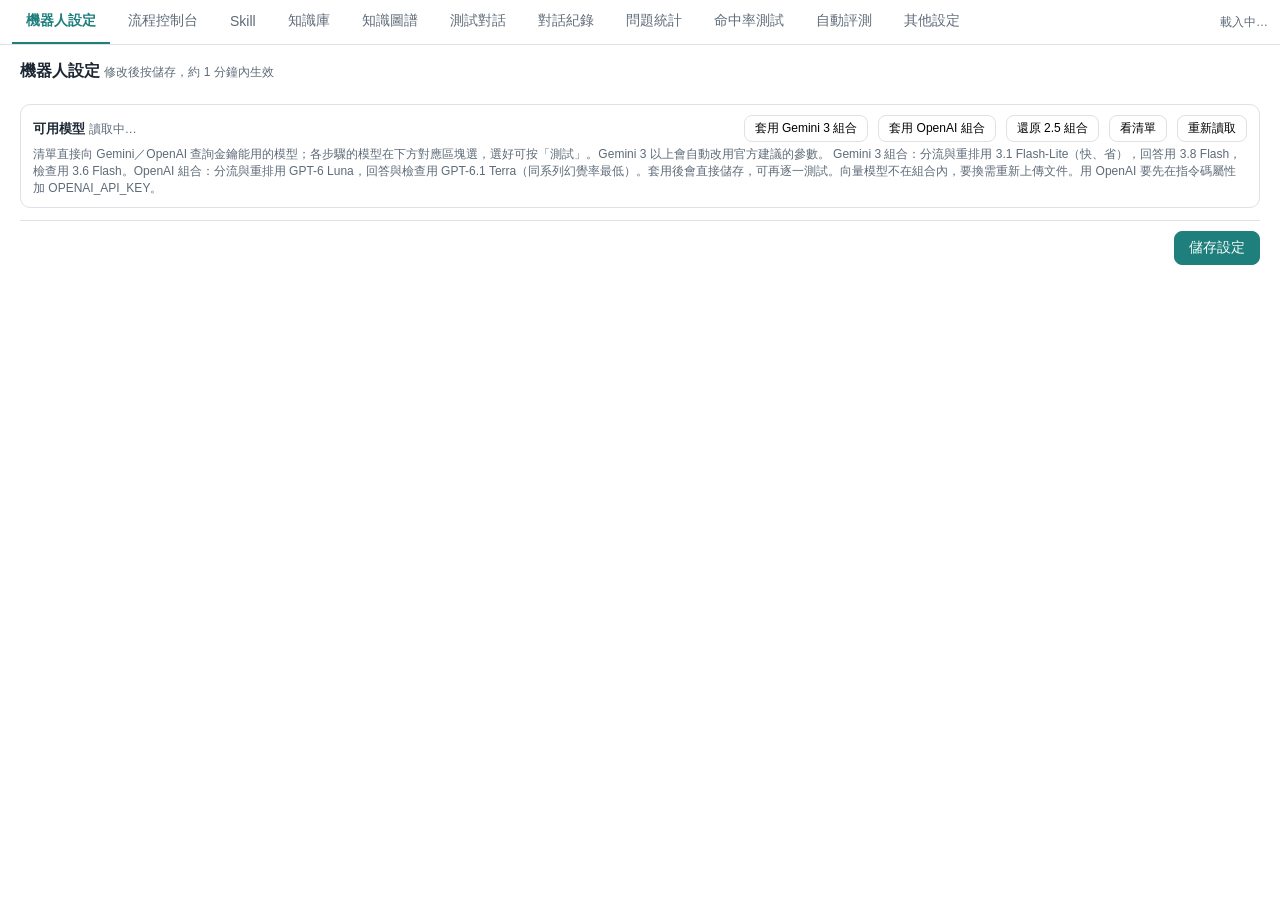
<file: rag/gas/AdminUI.html>
<!DOCTYPE html>
<html>
<head>
<base target="_top">
<meta charset="utf-8">
<style>
:root{--ink:#1d2733;--muted:#5e6b78;--line:#dce2e8;--bg:#f6f8fa;--accent:#1e7f7d;--soft:#e2f2f1;--warn:#a86a12;--err:#b23a3a;--ok:#2e7d4f}
*{box-sizing:border-box}
body{margin:0;font-family:"Noto Sans TC","PingFang TC","Microsoft JhengHei",sans-serif;font-size:14px;color:var(--ink);background:#fff}
nav{display:flex;gap:4px;border-bottom:1px solid var(--line);padding:0 12px;position:sticky;top:0;background:#fff;z-index:2}
nav button{border:0;background:none;padding:12px 14px;font:inherit;cursor:pointer;color:var(--muted);border-bottom:2px solid transparent}
nav button.on{color:var(--accent);border-bottom-color:var(--accent);font-weight:600}
nav .me{margin-left:auto;align-self:center;color:var(--muted);font-size:12px}
section{padding:16px 20px;display:none}
section.on{display:block}
h3{margin:0 0 10px;font-size:16px}
label{display:block;font-weight:600;margin:10px 0 4px}
.note{color:var(--muted);font-size:12px;font-weight:400}
input[type=text],input[type=number],select,textarea{width:100%;font:inherit;padding:7px 9px;border:1px solid var(--line);border-radius:8px}
textarea{resize:vertical}
button.btn{font:inherit;padding:7px 14px;border-radius:8px;border:1px solid var(--line);background:#fff;cursor:pointer}
button.pri{background:var(--accent);border-color:var(--accent);color:#fff}
button:disabled{opacity:.5;cursor:wait}
.row{display:flex;gap:10px;align-items:center;flex-wrap:wrap}
.grid2{display:grid;grid-template-columns:260px 1fr;gap:16px}
.grid3{display:grid;grid-template-columns:repeat(3,1fr);gap:10px}
.list{border:1px solid var(--line);border-radius:10px;overflow:auto;max-height:640px}
.item{padding:10px 12px;border-bottom:1px solid var(--line);cursor:pointer}
.item.on{background:var(--soft)}
.item small{color:var(--muted);display:block}
table{width:100%;border-collapse:collapse}
th,td{border-bottom:1px solid var(--line);padding:7px 8px;text-align:left;vertical-align:top}
th{background:var(--bg);font-weight:600;position:sticky;top:0}
.pill{display:inline-block;font-size:12px;border-radius:999px;padding:0 8px;border:1px solid var(--line)}
.pill.已核可{color:var(--ok);border-color:var(--ok)} .pill.待審核{color:var(--warn);border-color:var(--warn)} .pill.停用{color:var(--muted)}
.msg{margin:8px 0;padding:8px 10px;border-radius:8px;background:var(--bg);white-space:pre-wrap}
.msg.t{background:#e8eef8;margin-left:15%}
.trace{font-size:12px;border:1px solid var(--line);border-radius:10px;max-height:640px;overflow:auto}
.trace div{padding:6px 10px;border-bottom:1px solid var(--line);white-space:pre-wrap;word-break:break-word}
.trace b{color:var(--accent)}
#toast{position:fixed;bottom:14px;right:14px;background:var(--ink);color:#fff;padding:8px 14px;border-radius:8px;display:none}
.chunk{border:1px solid var(--line);border-radius:8px;padding:8px 10px;margin:6px 0;white-space:pre-wrap;font-size:13px}
.kpis{display:grid;grid-template-columns:repeat(auto-fill,minmax(130px,1fr));gap:8px;margin:10px 0 14px}
.kpi{border:1px solid var(--line);border-radius:10px;padding:8px 12px}
.kpi b{display:block;font-size:22px;font-variant-numeric:tabular-nums}
.kpi span{color:var(--muted);font-size:12px}
.kpi small{display:block;color:var(--muted);font-size:11px}
.cols{display:grid;grid-template-columns:1fr 300px;gap:14px}
.box{border:1px solid var(--line);border-radius:10px;padding:10px 12px;margin-bottom:12px}
.box h4{margin:0 0 6px;font-size:13px}
.box li{margin:3px 0;font-size:13px}
.box li a{cursor:pointer;color:var(--ink)}
tr.click{cursor:pointer} tr.click:hover{background:var(--bg)} tr.sel{background:var(--soft)}
td.num{text-align:right;font-variant-numeric:tabular-nums}
.t-answer{color:var(--ok)} .t-followup{color:var(--accent)} .t-referral{color:var(--err)} .t-conservative{color:var(--warn)} .t-out_of_scope{color:var(--muted)}
.bad{color:var(--err);font-weight:600}
.side{position:fixed;top:0;right:0;bottom:0;width:560px;max-width:100%;background:#fff;border-left:1px solid var(--line);box-shadow:-8px 0 24px rgba(0,0,0,.1);z-index:5;display:flex;flex-direction:column;transform:translateX(100%);visibility:hidden;transition:transform .2s,visibility 0s .2s}
.side.open{transform:none;visibility:visible;transition:transform .2s}
.side-h{display:flex;justify-content:space-between;align-items:center;padding:10px 14px;border-bottom:1px solid var(--line)}
.side-tabs{display:flex;gap:4px;padding:6px 14px 0;border-bottom:1px solid var(--line)}
.side-tabs button{border:0;background:none;padding:6px 10px;cursor:pointer;color:var(--muted);border-bottom:2px solid transparent;font:inherit}
.side-tabs button.on{color:var(--accent);border-bottom-color:var(--accent)}
.side-b{flex:1;overflow:auto;padding:12px 14px}
.conv .msg{font-size:13px}
.conv .msg.cur{outline:2px solid var(--accent)}
.res-命中{color:var(--ok);font-weight:600} .res-未達門檻{color:var(--warn);font-weight:600} .res-沒找到{color:var(--err);font-weight:600}
.cand-ok{color:var(--ok);font-weight:600}
.fl{display:grid;grid-template-columns:minmax(0,1fr) 230px;gap:0 18px;max-width:900px}
.fn{border:1px solid var(--line);border-radius:10px;padding:9px 12px;background:#fff;cursor:pointer;position:relative}
.fn:hover{border-color:var(--accent)} .fn.sel{outline:2px solid var(--accent)}
.fn.ai{border-left:4px solid #7F77DD} .fn.code{border-left:4px solid #B4B2A9} .fn.dec{border-left:4px solid #EF9F27} .fn.io{background:var(--bg)}
.fn.off{border-style:dashed;color:var(--muted);background:var(--bg)}
.fn b{font-size:14px} .fn .cfg{font-size:12px;color:var(--ink);margin-top:2px} .fn .met{font-size:12px;color:var(--muted);margin-top:2px}
.fn .badge{position:absolute;right:8px;top:8px;font-size:11px;background:var(--soft);color:var(--accent);border-radius:999px;padding:0 8px}
.fn.hit{box-shadow:0 0 0 2px #7F77DD inset} .fx.hit{box-shadow:0 0 0 2px #D85A30 inset}
.fx{border:1px solid #F0997B;background:#FAECE7;border-radius:10px;padding:8px 12px;font-size:13px;color:#712B13;cursor:pointer;align-self:center}
.fx.dim{opacity:.45}
.farr{height:18px;margin-left:26px;border-left:1.5px solid #B4B2A9}
.fside{grid-column:2;display:flex;align-items:center}
.fside .ln{flex:0 0 18px;border-top:1.5px solid #F0997B;margin-left:-18px}
.bad2{color:var(--err);font-weight:600}
@media (max-width:760px){.fl{grid-template-columns:1fr}.fside{grid-column:1;margin:4px 0 0 20px}}
.ov{display:flex;flex-wrap:wrap;gap:6px;align-items:center;margin:0 0 12px;font-size:13px}
.ov a{border:1px solid var(--line);border-radius:8px;padding:5px 10px;cursor:pointer;color:var(--ink);text-decoration:none;background:#fff}
.ov a:hover{border-color:var(--accent)} .ov .arr{color:var(--muted)} .ov .offc{color:var(--muted);text-decoration:line-through}
.setwrap{display:grid;grid-template-columns:150px minmax(0,1fr);gap:16px;align-items:start}
.setnav{position:sticky;top:52px;display:flex;flex-direction:column;gap:2px}
.setnav a{padding:6px 10px;border-radius:8px;cursor:pointer;color:var(--muted);font-size:13px}
.setnav a:hover{background:var(--bg)} .setnav a.on{background:var(--soft);color:var(--accent);font-weight:600}
.sec{border:1px solid var(--line);border-radius:10px;padding:12px 14px;margin-bottom:14px;scroll-margin-top:60px}
.sec>h4{margin:0 0 4px;font-size:15px;display:flex;align-items:center;justify-content:space-between;gap:10px}
.sec>h4 label{margin:0;font-weight:400;font-size:13px}
.sec.off .fld{color:var(--muted)} .sec.off .fld input,.sec.off .fld select,.sec.off .fld textarea{background:var(--bg)}
.fld{padding:8px 0;border-top:1px solid var(--line)} .fld:first-of-type{border-top:0}
.fld>label{margin:0 0 4px} .fld .key{font-size:11px;color:#9aa5b1;font-weight:400;margin-left:6px}
.fld details summary{cursor:pointer;color:var(--accent);font-size:13px;margin-top:2px}
.fld.dirty>label::after{content:'已修改';font-size:11px;color:var(--warn);margin-left:8px;font-weight:400}
.savebar{position:sticky;bottom:0;background:#fff;border-top:1px solid var(--line);padding:10px 0;display:flex;justify-content:flex-end;align-items:center;gap:12px;z-index:2}
@media (max-width:760px){.setwrap{grid-template-columns:1fr}.setnav{position:static;flex-direction:row;flex-wrap:wrap}}
.cand{border:1px solid var(--line);border-radius:10px;padding:10px 12px;margin:8px 0}
.cand .q{font-size:12px;color:var(--muted);background:var(--bg);border-radius:6px;padding:6px 8px;margin:6px 0;white-space:pre-wrap}
.zero{color:var(--err)} .nodechip.sub{background:var(--bg);color:var(--muted)} .warn{color:var(--warn);font-size:12px;margin-top:4px} .nodechip{display:inline-block;font-size:12px;background:var(--soft);color:var(--accent);border-radius:999px;padding:0 8px;margin:2px 4px 0 0}
</style>
</head>
<body>
<nav>
  <button data-t="bot" class="on">機器人設定</button>
  <button data-t="flow">流程控制台</button>
  <button data-t="skill">Skill</button>
  <button data-t="kb">知識庫</button>
  <button data-t="kg">知識圖譜</button>
  <button data-t="test">測試對話</button>
  <button data-t="logs">對話紀錄</button>
  <button data-t="qa">問題統計</button>
  <button data-t="eval">命中率測試</button>
  <button data-t="auto">自動評測</button>
  <button data-t="other">其他設定</button>
  <span class="me" id="me">載入中…</span>
  <button class="btn" id="logout" style="align-self:center;margin-left:8px;padding:4px 10px;font-size:12px" hidden>登出</button>
</nav>

<section id="bot" class="on">
  <h3>機器人設定 <span class="note">修改後按儲存，約 1 分鐘內生效</span></h3>
  <div id="ovBar" class="ov"></div>
  <div class="box" id="modelBox">
    <div class="row" style="justify-content:space-between"><h4 style="margin:0">可用模型 <span class="note" id="modelSum">讀取中…</span></h4>
      <div class="row"><button class="btn" data-preset="g3" style="padding:4px 10px;font-size:12px">套用 Gemini 3 組合</button><button class="btn" data-preset="oa" style="padding:4px 10px;font-size:12px">套用 OpenAI 組合</button><button class="btn" data-preset="g25" style="padding:4px 10px;font-size:12px">還原 2.5 組合</button><button class="btn" id="modelList" style="padding:4px 10px;font-size:12px">看清單</button><button class="btn" id="modelRefresh" style="padding:4px 10px;font-size:12px">重新讀取</button></div></div>
    <p class="note" style="margin:4px 0 0">清單直接向 Gemini／OpenAI 查詢金鑰能用的模型；各步驟的模型在下方對應區塊選，選好可按「測試」。Gemini 3 以上會自動改用官方建議的參數。
    Gemini 3 組合：分流與重排用 3.1 Flash-Lite（快、省），回答用 3.8 Flash，檢查用 3.6 Flash。OpenAI 組合：分流與重排用 GPT-6 Luna，回答與檢查用 GPT-6.1 Terra（同系列幻覺率最低）。套用後會直接儲存，可再逐一測試。向量模型不在組合內，要換需重新上傳文件。用 OpenAI 要先在指令碼屬性加 OPENAI_API_KEY。</p>
    <div id="modelTable" hidden style="margin-top:8px;max-height:360px;overflow:auto"></div>
  </div>
  <div class="setwrap">
    <div class="setnav" id="setNav"></div>
    <div id="settings"></div>
  </div>
  <div class="savebar"><span class="note" id="dirtyN"></span><button class="btn pri" id="saveSettings">儲存設定</button></div>
</section>

<section id="skill">
  <div class="grid2">
    <div>
      <div class="row" style="justify-content:space-between"><h3>Skill 清單</h3><button class="btn" id="newSkill">＋ 新增</button></div>
      <div class="list" id="skillList"></div>
    </div>
    <div id="skillEdit">
      <h3 id="skTitle">選擇左邊的 Skill，或新增一個</h3>
      <div class="grid3">
        <div><label>名稱</label><input type="text" id="skName"></div>
        <div><label>對應主題 <span class="note">逗號分隔，分流器會用這些主題</span></label><input type="text" id="skTags" list="topicList"><datalist id="topicList"></datalist></div>
        <div><label>載入方式</label>
          <div class="row"><label style="font-weight:400"><input type="checkbox" id="skAlways"> 一律載入</label><label style="font-weight:400"><input type="checkbox" id="skEnabled" checked> 啟用</label></div></div>
      </div>
      <label>內容 <span class="note">寫「怎麼回答」：何時使用、回答框架、追問清單、輸出、禁止說法。不要寫專業知識本身</span></label>
      <textarea id="skContent" rows="18"></textarea>
      <div class="row" style="margin-top:10px">
        <button class="btn pri" id="saveSkill">儲存為新版本</button>
        <select id="skHist" style="width:auto"><option value="">查看歷史版本…</option></select>
        <span class="note" id="skMeta"></span>
      </div>
    </div>
  </div>
</section>

<section id="kb">
  <h3>上傳文件 <span class="note">上傳後狀態為「待審核」，專家核可後才會被用來回答</span></h3>
  <div class="grid3">
    <div><label>標題</label><input type="text" id="dTitle" placeholder="例：轉銜時段行為支持指引"></div>
    <div><label>出處</label><input type="text" id="dSource" placeholder="作者（年份）、出版單位、網址"></div>
    <div><label>證據等級</label><select id="dEv"><option>法規</option><option>官方指引</option><option>系統性回顧</option><option>實證研究</option><option>專家意見</option><option>實務經驗</option><option>教材</option></select></div>
  </div>
  <label>檔案 <span class="note">PDF、Word（.docx）、TXT、Markdown；PDF 建議 30 頁以內，太長請拆開上傳</span></label>
  <input type="file" id="dFile" accept=".pdf,.docx,.txt,.md">
  <label>或直接貼上文字</label>
  <textarea id="dText" rows="4" placeholder="貼上文字時不需選檔案"></textarea>
  <p class="row"><button class="btn pri" id="upload">上傳並切段</button><span class="note" id="upStatus"></span></p>
  <div class="row" style="justify-content:space-between;margin-top:18px"><h3 style="margin:0">文件清單</h3>
    <div class="row"><span class="note" id="vecStatus"></span><button class="btn" id="vecRepair" title="找出向量損壞（無法被檢索）的段落並重新產生向量">檢查並修復向量</button></div></div>
  <div class="list"><table><thead><tr><th>標題</th><th>出處</th><th>等級</th><th>段落</th><th>狀態</th><th>上傳</th><th>操作</th></tr></thead><tbody id="docRows"></tbody></table></div>
  <div id="chunkView"></div>
</section>

<section id="test">
  <div class="grid2" style="grid-template-columns:1fr 1fr">
    <div>
      <div class="row" style="justify-content:space-between"><h3>測試對話 <span class="note">不需邀請碼，會寫入對話紀錄（Session：admin-test）</span></h3><button class="btn" id="resetTest">開新對話</button></div>
      <div id="tMsgs" style="min-height:300px"></div>
      <textarea id="tIn" rows="3" placeholder="輸入老師可能會問的問題…"></textarea>
      <p><button class="btn pri" id="tSend">送出</button></p>
    </div>
    <div><h3>流程紀錄</h3><div class="trace" id="tTrace"><div class="note">送出後顯示每個元件做了什麼</div></div></div>
  </div>
</section>

<section id="logs">
  <div class="row">
    <h3 style="margin:0">對話紀錄與指標</h3>
    <select id="lDays" style="width:auto"><option value="1">今天起 24 小時</option><option value="7" selected>最近 7 天</option><option value="30">最近 30 天</option><option value="0">全部</option></select>
    <select id="lSchool" style="width:auto"><option value="">全部園所</option></select>
    <select id="lType" style="width:auto"><option value="">全部類型</option><option value="answer">回答</option><option value="ai_fallback">AI 補足</option><option value="continue">延續</option><option value="followup">追問</option><option value="referral">緊急轉介</option><option value="conservative">保守回答</option><option value="out_of_scope">超出範圍</option></select>
    <input type="text" id="lQ" placeholder="搜尋老師訊息" style="width:180px">
    <label style="font-weight:400;margin:0"><input type="checkbox" id="lTest"> 含後台測試</label>
    <button class="btn" id="lLoad">重新整理</button>
  </div>
  <div class="kpis" id="lKpis"></div>
  <div class="cols">
    <div class="list" style="max-height:520px"><table><thead><tr><th>時間</th><th>園所</th><th>輪</th><th>老師訊息（去識別化）</th><th>類型</th><th>檢索</th><th>最高分</th><th>引用</th><th>回饋</th><th>秒</th></tr></thead><tbody id="lRows"><tr><td colspan="10" class="note">載入中…</td></tr></tbody></table></div>
    <div>
      <div class="box"><h4>知識缺口 <span class="note">檢索沒命中或只能保守回答的問題，請專家補資料</span></h4><ol id="lGaps" style="padding-left:18px;margin:0"></ol></div>
      <div class="box"><h4>常被引用的文件</h4><ol id="lDocs" style="padding-left:18px;margin:0"></ol></div>
      <div class="box"><h4>格式穩定度 <span class="note">模型回的 JSON 有沒有照格式；只記錄，不影響回答</span></h4><div id="lStab" style="font-size:13px"></div></div>
      <div class="box note" style="font-size:12px;line-height:1.6"><b>指標怎麼算</b><br>
        檢索命中率＝走到檢索的回合中，至少有 1 段超過門檻的比例<br>
        引用率＝回答實際引用的段數 ÷ 檢索採用的段數（越高代表找到的資料越對題）<br>
        平均最高分＝每回合第一名段落的相似度平均，可用來調整「min_score」門檻<br>
        真正的命中率要用「命中率測試」分頁，以專家標好的題目來量</div>
    </div>
  </div>
</section>

<section id="qa">
  <div class="row" style="justify-content:space-between">
    <h3 style="margin:0">問題統計 <span class="note">知識不足 → 交給專家補文件；L5 發現的問題 → 調整 Skill、提示詞或檢查標準</span></h3>
    <div class="row">
      <select id="qDays" style="width:auto"><option value="7">最近 7 天</option><option value="30" selected>最近 30 天</option><option value="90">最近 90 天</option><option value="0">全部</option></select>
      <label style="font-weight:400;margin:0"><input type="checkbox" id="qTest"> 含後台測試</label>
      <button class="btn" id="qLoad">重新整理</button>
    </div>
  </div>
  <div class="kpis" id="qKpis"></div>
  <div class="grid2" style="grid-template-columns:minmax(0,1fr) minmax(0,1fr)">
    <div class="box">
      <div class="row" style="justify-content:space-between"><h4 style="margin:0">知識不足</h4><button class="btn" id="qCsv" style="padding:3px 10px;font-size:12px">下載問題清單 CSV</button></div>
      <div id="qGap" style="font-size:13px"></div>
    </div>
    <div class="box">
      <h4>L5 發現的問題</h4>
      <div id="qL5" style="font-size:13px"></div>
    </div>
  </div>
  <p class="note">只統計更新後的新對話。點時間可以打開該回合的完整流程。</p>
</section>

<section id="auto">
  <h3>自動評測 <span class="note">AI 出題 → 跑完整問答流程 → 另一個模型評分 → 專家抽查。分數適合看「改了之後進步或退步」，對外數字以專家題與真實提問為準。評測不寫入對話紀錄。</span></h3>
  <div class="kpis" id="aBankK"></div>
  <div class="grid2" style="grid-template-columns:minmax(0,1fr) minmax(0,1fr)">
    <div class="box">
      <h4>1. 建立題庫</h4>
      <p class="note" id="aModels"></p>
      <div class="row"><label style="margin:0;font-weight:400">從已核可段落抽</label><input type="number" id="aGenN" value="60" min="6" max="600" style="width:80px"><span class="note">段出題</span><button class="btn pri" id="aGen">AI 出題</button></div>
      <div class="row" style="margin-top:6px"><label style="margin:0;font-weight:400">特殊題</label><input type="number" id="aSpN" value="6" min="2" max="20" style="width:70px"><span class="note">題（應轉介、超出範圍、知識庫沒有）</span><button class="btn" id="aSp">AI 出特殊題</button></div>
      <div class="row" style="margin-top:6px"><label style="margin:0;font-weight:400">從對話紀錄取真實提問</label><input type="number" id="aLogN" value="30" min="1" max="200" style="width:70px"><span class="note">題</span><button class="btn" id="aLog">匯入</button></div>
      <label style="margin-top:8px">專家題 <span class="note">一行一題</span></label><textarea id="aExp" rows="3" placeholder="個案A 每次換活動就躲到桌子底下，要怎麼帶他回來？"></textarea>
      <div class="row"><button class="btn" id="aExpAdd">加入專家題</button><span class="note" id="aBankStatus" style="white-space:pre-wrap"></span></div>
    </div>
    <div class="box">
      <h4>2. 執行評測</h4>
      <div class="row"><label style="margin:0;font-weight:400">題目來源</label><select id="aSrc" style="width:auto"><option value="">全部啟用的題目</option><option>AI 出題</option><option>真實提問</option><option>專家</option></select></div>
      <div class="row" style="margin-top:6px"><label style="margin:0;font-weight:400">最多</label><input type="number" id="aMax" value="40" min="1" max="500" style="width:80px"><span class="note">題，每題跑</span><select id="aRep" style="width:auto"><option value="1">1 次</option><option value="2">2 次</option><option value="3" selected>3 次（可看一致性）</option></select></div>
      <p class="note">每題約 15–30 秒，會呼叫回答流程與評分模型（產生費用）。執行期間不要關閉頁面；中斷後已完成的結果會保留。</p>
      <div class="row"><button class="btn pri" id="aRun">開始評測</button><button class="btn" id="aStop" hidden>停止</button><span class="note" id="aRunStatus"></span></div>
    </div>
  </div>
  <div class="box">
    <div class="row" style="justify-content:space-between"><h4 style="margin:0">3. 結果</h4><div class="row"><select id="aRuns" style="width:auto;max-width:420px"></select><button class="btn" id="aRunsLoad" style="padding:3px 10px;font-size:12px">重新整理</button></div></div>
    <div class="kpis" id="aK"></div>
    <div id="aBreak" style="font-size:13px"></div>
  </div>
  <div class="box">
    <h4>4. 專家抽查 <span class="note" id="aAgree"></span></h4>
    <p class="note">系統挑出約一成隨機題目，加上分數低、安全未通過或評分失敗的題目。請判斷 AI 評審的評分是否合理：同意越多，AI 自動評分越可信。</p>
    <div id="aReview" style="font-size:13px"></div>
  </div>
  <details class="box"><summary style="cursor:pointer;font-weight:600">題庫清單 <span class="note" id="aBankN"></span></summary><div class="list" style="max-height:420px;margin-top:8px"><table><thead><tr><th>來源</th><th>類型</th><th>題目</th><th>應包含重點／應轉介</th><th>啟用</th></tr></thead><tbody id="aBank"></tbody></table></div></details>
</section>

<section id="eval">
  <h3>命中率測試 <span class="note">專家寫下「老師可能會這樣問」＋「應該找到哪份文件」，系統逐題檢索，看有沒有找到</span></h3>
  <div class="grid3" style="grid-template-columns:2fr 1.2fr 1fr auto;align-items:end">
    <div><label>測試問題</label><input type="text" id="eQ" placeholder="例：收玩具時孩子一直丟東西，怎麼辦？"></div>
    <div><label>應命中文件</label><select id="eDoc"></select></div>
    <div><label>備註</label><input type="text" id="eNote" placeholder="例：轉銜時段"></div>
    <div><button class="btn" id="eAdd">＋ 加入</button></div>
  </div>
  <p class="row"><button class="btn pri" id="eRun">執行測試</button><span class="note" id="eStatus">一個文件應命中多份時，可以直接在試算表「檢索測試」的「應命中文件ID」用逗號分隔</span></p>
  <div class="kpis" id="eKpis"></div>
  <div class="list" style="max-height:480px"><table><thead><tr><th>測試問題</th><th>應命中</th><th>結果</th><th>名次</th><th>最高分</th><th>說明</th><th></th></tr></thead><tbody id="eRows"></tbody></table></div>
</section>

<section id="other">
  <h3>其他設定</h3>
  <p>以下對照表直接在試算表裡編輯即可，修改後約 1 分鐘生效：</p>
  <ul>
    <li><b>同義詞</b>：老師口語對應到專業概念，用來擴充檢索（例：暴衝 → 攻擊行為）</li>
    <li><b>禁止用語</b>：回答中不能出現的詞（P08 規則檢查）</li>
    <li><b>轉介資源</b>：七類需要專人的情況，各自該找誰、怎麼聯絡（各縣市可在地化）</li>
    <li><b>邀請碼</b>：每所園所一組，啟用欄改 FALSE 即停用</li>
    <li><b>管理員</b>：可以開啟這個後台的 Google 帳號 email</li>
    <li><b>對話紀錄、回饋</b>：每次問答的完整流程與老師的回饋</li>
  </ul>
  <p><a id="sheetLink" target="_blank">開啟試算表</a></p>
</section>

<aside class="side" id="side" aria-hidden="true">
  <div class="side-h"><div><b id="sTitle">回合明細</b><div class="note" id="sSub"></div></div><button class="btn" id="sClose">✕ 關閉</button></div>
  <div class="side-tabs"><button data-st="trace" class="on">流程</button><button data-st="conv">整段對話</button><button data-st="raw">回答原文</button></div>
  <div class="side-b" id="sBody"></div>
</aside>

<section id="flow">
  <div class="row" style="justify-content:space-between">
    <h3 style="margin:0">流程控制台 <span class="note">依目前設定畫出問答流程；點任一步可以直接修改。數據取自對話紀錄（最多最近 500 回合）。</span></h3>
    <div class="row">
      <select id="fDays" style="width:auto"><option value="7">最近 7 天</option><option value="30" selected>最近 30 天</option><option value="0">全部</option></select>
      <label style="font-weight:400;margin:0"><input type="checkbox" id="fTest"> 含後台測試</label>
      <button class="btn" id="fLoad">重新整理</button>
    </div>
  </div>
  <div class="box" style="margin-top:10px">
    <div class="row"><input type="text" id="fQ" placeholder="輸入一題試跑，會在流程上標出實際走過的路與每一步耗時" style="flex:1;min-width:240px"><button class="btn pri" id="fRun">試跑</button><button class="btn" id="fClear">清除標示</button></div>
    <div id="fRes" class="note" style="margin-top:6px;white-space:pre-wrap"></div>
  </div>
  <div class="row" style="gap:14px;font-size:12px;margin:6px 0 10px" class="note"><span><span style="display:inline-block;width:10px;height:10px;background:#7F77DD;border-radius:2px"></span> 呼叫 AI</span><span><span style="display:inline-block;width:10px;height:10px;background:#B4B2A9;border-radius:2px"></span> 程式處理</span><span><span style="display:inline-block;width:10px;height:10px;background:#EF9F27;border-radius:2px"></span> 判斷</span><span><span style="display:inline-block;width:10px;height:10px;background:#F0997B;border-radius:2px"></span> 提前結束或降級</span><span class="note">虛線＝已關閉</span></div>
  <div class="fl" id="fl"></div>
</section>

<aside class="side" id="fside" aria-hidden="true">
  <div class="side-h"><div><b id="fsTitle">步驟設定</b><div class="note" id="fsSub"></div></div><button class="btn" id="fsClose">✕ 關閉</button></div>
  <div class="side-b" id="fsBody"></div>
</aside>

<section id="kg">
  <h3>知識圖譜 <span class="note">圖譜只當「架構」：決定有哪些主題、彼此關係；回答內容仍然來自上傳並核可的文件。目前回答流程尚未使用圖譜。</span></h3>
  <div id="kgStats" class="kpis"></div>
  <div class="box">
    <h4>匯入／更新圖譜</h4>
    <p class="note">上傳 knowledge-graph.json。只會取代先前「知識圖譜匯入」的節點與關係；專家從文件提案核可的節點會保留，節點的同義說法、停用狀態也會保留。</p>
    <div class="row"><input type="file" id="kgFile" accept=".json,application/json" style="width:auto"><button class="btn pri" id="kgImport">匯入</button><span class="note" id="kgImpStatus"></span></div>
  </div>
  <div class="box">
    <h4>依現有文件產生知識圖譜與 Ontology</h4>
    <p class="note">AI 讀取所有「已核可」文件的段落，抽出概念、整理成主軸／子分類階層與關係，產生 knowledge-graph.json 與 ontology.ttl 供下載。<b>不會改動系統裡現有的圖譜</b>；專家看過、修改後，再用上方「匯入」匯入。</p>
    <div class="row"><button class="btn" id="kgGen">產生圖譜檔案</button><span class="note" id="kgGenStatus"></span></div>
    <div id="kgGenWarn" hidden style="margin-top:8px;border:1px solid var(--warn);border-radius:8px;padding:10px 12px;background:#fdf6ea">
      <b>產生前請確認</b>
      <ul id="kgGenInfo" style="margin:6px 0;padding-left:18px;font-size:13px"></ul>
      <div class="row"><button class="btn pri" id="kgGenGo">我了解，開始產生</button><button class="btn" id="kgGenCancel">取消</button></div>
    </div>
    <div id="kgGenOut" hidden style="margin-top:8px"></div>
  </div>
  <div class="box">
    <h4>新節點候選（待審核 <span id="kgCandN">0</span>）</h4>
    <p class="note">上傳文件時，AI 發現段落內容在現有節點裡找不到合適位置，就會提出候選。多份文件都提到的排前面。核可＝新增節點並掛上這些段落；合併＝把名稱加到既有節點的同義說法；略過＝不處理。</p>
    <div id="kgCands"></div>
  </div>
  <div class="box">
    <h4>節點覆蓋度 <span class="note">主要＝以這個節點為主要標籤的段數；核可＝其中已核可的段數；做法＝已核可且屬於具體做法／案例／溝通範例的段數；次要＝隱含運用這個節點的段數（不算覆蓋）</span></h4>
    <div class="row" style="margin-bottom:8px">
      <input type="text" id="kgQ" placeholder="搜尋節點名稱或分類" style="max-width:260px">
      <select id="kgF" style="width:auto"><option value="">全部節點</option><option value="none">還沒有已核可內容</option><option value="noact">沒有具體做法</option><option value="has">已有內容</option><option value="prop">文件提案新增</option></select>
      <span class="note" id="kgCount"></span>
    </div>
    <div class="list" style="max-height:520px"><table><thead><tr><th>節點</th><th>類型</th><th>分類路徑</th><th class="num">主要</th><th class="num">核可</th><th class="num">做法</th><th class="num">次要</th></tr></thead><tbody id="kgRows"></tbody></table></div>
  </div>
  <div class="box">
    <h4>標註文件</h4>
    <label style="font-weight:400"><input type="checkbox" id="kgAuto"> 上傳文件時就標註</label>
    <p class="note">建議先關閉：累積一定數量的文件後，再一次標註。這樣可以先看完所有新節點候選、調整好圖譜，標註只做一次，用詞也比較一致。關閉時上傳的文件不受影響，之後隨時可以補標。</p>
    <div class="row"><button class="btn pri" id="kgMapAll">標註所有未標註文件</button><span class="note" id="kgTodo"></span></div>
    <div class="row" style="margin-top:8px"><select id="kgDoc" style="max-width:360px"></select><button class="btn" id="kgMap">只標這份</button></div>
    <p class="note" id="kgMapStatus" style="white-space:pre-wrap"></p>
  </div>
</section>

<div id="toast"></div>

<!-- 網頁版登入 -->
<div id="login" style="position:fixed;inset:0;background:#f6f8fa;z-index:20;display:none;align-items:center;justify-content:center">
  <form id="loginForm" style="background:#fff;border:1px solid var(--line);border-radius:12px;padding:24px;width:min(360px,92vw)">
    <h3>AI 助手後台登入</h3>
    <label for="lgUser">帳號</label><input type="text" id="lgUser" autocomplete="username">
    <label for="lgPass">密碼</label><input type="password" id="lgPass" autocomplete="current-password" style="width:100%;font:inherit;padding:7px 9px;border:1px solid var(--line);border-radius:8px">
    <p id="lgErr" style="color:#b23a3a;font-size:13px;min-height:1em"></p>
    <button class="btn pri" id="lgBtn" type="submit" style="width:100%">登入</button>
  </form>
</div>
<script>const WEB_MODE = <?!= webMode ? 'true' : 'false' ?>;</script>
<?!= include('TraceView'); ?>
<script>
const $ = id => document.getElementById(id);
const esc = s => String(s == null ? '' : s).replace(/[&<>"]/g, c => ({'&':'&amp;','<':'&lt;','>':'&gt;','"':'&quot;'}[c]));
// 網頁版：每個動作都帶通行證，經 adminCall 驗證；試算表視窗版：直接呼叫（以 Google 帳號判斷）
let TOKEN = ''; try { TOKEN = sessionStorage.getItem('adm-token') || ''; } catch (e) {}
const callRaw = (fn, ...args) => new Promise((ok, no) => google.script.run.withSuccessHandler(ok).withFailureHandler(e => no(e))[fn](...args));
const run = (fn, ...args) => (WEB_MODE ? callRaw('adminCall', TOKEN, fn, args) : callRaw(fn, ...args)).catch(e => {
  if (WEB_MODE && /請先登入/.test(e.message || '')) showLogin('登入已過期，請重新登入');
  throw e;
});
function showLogin(msg) { $('login').style.display = 'flex'; $('lgErr').textContent = msg || ''; $('lgUser').focus(); }
const toast = (t, ms) => { const e = $('toast'); e.textContent = t; e.style.display = 'block'; clearTimeout(e._t); e._t = setTimeout(() => e.style.display = 'none', ms || 2500); };
let D = null, curSkill = null;

document.querySelectorAll('nav button').forEach(b => b.onclick = () => {
  document.querySelectorAll('nav button,section').forEach(x => x.classList.remove('on'));
  b.classList.add('on'); $(b.dataset.t).classList.add('on');
});

async function load() {
  if (WEB_MODE && !TOKEN) return showLogin();
  try { D = await run('adminLoad'); } catch (e) { if (WEB_MODE && /請先登入/.test(e.message || '')) return; $('me').textContent = ''; document.body.innerHTML = '<p style="padding:20px;color:#b23a3a">' + esc(e.message) + '</p>'; return; }
  $('login').style.display = 'none'; $('logout').hidden = !WEB_MODE;
  $('me').textContent = D.me; $('sheetLink').href = D.sheetUrl;
  renderSettings(); renderSkills(); renderDocs(); loadModels();
  renderEvalDocs();
  $('topicList').innerHTML = D.topics.map(t => `<option value="${esc(t)}">`).join('');
}

// ---------- 設定 ----------
const LONG = ['system_prompt', 'welcome', 'continue_prompt', 'continue_options', 'triage_rules', 'followup_prompt', 'answer_rules', 'check_prompt', 'msg_no_knowledge', 'msg_check_failed', 'msg_ai_fallback', 'msg_out_of_scope'];
// 依流程步驟分區：toggle＝標題列的總開關；沒列到的新設定會自動放進「進階」
const SECTIONS = [
  { id: 'basic', title: '基本', keys: ['bot_name', 'welcome', 'system_prompt', 'default_skill'] },
  { id: 'triage', title: 'L4 分流', toggle: 'enable_triage', keys: ['model_triage', 'triage_rules', 'followup_prompt', 'max_followups'] },
  { id: 'retrieval', title: '檢索與重排', keys: ['top_k', 'min_score', 'enable_rerank', 'model_rerank', 'rerank_pool', 'quota_min_actionable', 'quota_max_principle'] },
  { id: 'answer', title: '回答', keys: ['model_answer', 'temperature', 'answer_rules', 'knowledge_only', 'full_answer_rounds', 'continue_prompt', 'continue_options'] },
  { id: 'check', title: 'L5 檢查', toggle: 'enable_llm_check', keys: ['enable_relevance_check', 'model_check', 'check_prompt'] },
  { id: 'msgs', title: '固定訊息', keys: ['msg_no_knowledge', 'msg_check_failed', 'msg_ai_fallback', 'msg_out_of_scope'] },
  { id: 'evalm', title: '自動評測', keys: ['model_eval_gen', 'model_eval_judge'] },
  { id: 'adv', title: '進階', keys: ['model_embed', 'embed_dim', 'chunk_size', 'chunk_overlap', 'enable_node_mapping', 'hourly_limit'], rest: true },
];
const LABELS = {
  bot_name: '機器人名稱', welcome: '歡迎訊息', system_prompt: '固定 system prompt', default_skill: '預設 Skill',
  enable_triage: '啟用 L4 分流', model_triage: '分流模型', triage_rules: '分流規則', followup_prompt: '追問方式', max_followups: '最多追問次數',
  top_k: '採用段數', min_score: '相似度門檻', enable_rerank: 'AI 重新排序', model_rerank: '重排模型', rerank_pool: '重排候選段數',
  quota_min_actionable: '至少保留的具體做法段數', quota_max_principle: '原則／背景最多段數',
  model_answer: '回答模型', temperature: '溫度', answer_rules: '回答規則', knowledge_only: '只用知識庫回答', full_answer_rounds: '完整回答輪數',
  continue_prompt: '延續回覆方式', continue_options: '延續回覆選項',
  enable_llm_check: '啟用 L5 依據與轉介檢查', enable_relevance_check: '回應度檢查', model_check: '檢查模型', check_prompt: '檢查標準',
  msg_no_knowledge: '查不到資料時', msg_check_failed: '檢查沒通過時', msg_ai_fallback: 'AI 補足時的提示', msg_out_of_scope: '超出服務範圍時',
  model_eval_gen: '評測出題模型', model_eval_judge: '評測評分模型',
  model_embed: '向量模型', embed_dim: '向量維度', chunk_size: '切段長度（字）', chunk_overlap: '切段重疊（字）', enable_node_mapping: '上傳時標註知識圖譜', hourly_limit: '每個邀請碼每小時上限',
};
const isBoolV = v => v === true || v === false || String(v).toUpperCase() === 'TRUE' || String(v).toUpperCase() === 'FALSE';
function fieldHtml(s, i) {
  const v = s.value, lab = `<label>${esc(LABELS[s.key] || s.key)}<span class="key">${esc(s.key)}</span><br><span class="note">${esc(s.note)}</span></label>`;
  const mk = /^model_/.test(s.key) ? (s.key === 'model_embed' ? 'embed' : 'gen') : '';
  let input;
  if (mk) input = `<div class="row" style="flex-wrap:nowrap"><select data-i="${i}" data-model="${mk}" data-orig="${esc(v)}"><option value="${esc(v)}">${esc(v)}</option></select><button class="btn" type="button" data-ping="${i}" style="white-space:nowrap">測試</button></div><div class="note" data-pr="${i}"></div>`;
  else if (LONG.includes(s.key)) {
    const ta = `<textarea data-i="${i}" rows="${s.key === 'system_prompt' ? 14 : /rules|prompt/.test(s.key) ? 8 : 3}">${esc(v)}</textarea>`;
    input = /rules|prompt|options/.test(s.key) ? `<details><summary>編輯文字（${String(v).length} 字）</summary>${ta}</details>` : ta;
  }
  else if (isBoolV(v)) input = `<label style="font-weight:400;margin:0"><input type="checkbox" data-i="${i}" ${String(v).toUpperCase() === 'TRUE' ? 'checked' : ''}> 開啟</label>`;
  else input = `<input type="text" data-i="${i}" value="${esc(v)}" style="max-width:${/^(msg_|welcome|bot_name|default_skill)/.test(s.key) ? '100%' : '220px'}">`;
  return `<div class="fld" data-k="${esc(s.key)}">${lab}${input}</div>`;
}
function renderSettings() {
  const idx = {}; D.settings.forEach((s, i) => idx[s.key] = i);
  const used = {}; SECTIONS.forEach(sec => { (sec.toggle ? [sec.toggle] : []).concat(sec.keys).forEach(k => used[k] = true); });
  $('settings').innerHTML = SECTIONS.map(sec => {
    const keys = sec.keys.concat(sec.rest ? D.settings.map(s => s.key).filter(k => !used[k]) : []).filter(k => idx[k] != null);
    const t = sec.toggle && idx[sec.toggle] != null ? D.settings[idx[sec.toggle]] : null;
    const head = t ? `<label title="${esc(t.note)}"><input type="checkbox" data-i="${idx[sec.toggle]}" data-toggle="${sec.id}" ${String(t.value).toUpperCase() === 'TRUE' ? 'checked' : ''}> 開啟</label>` : '';
    const body = keys.map(k => fieldHtml(D.settings[idx[k]], idx[k])).join('');
    const inner = `<h4>${esc(sec.title)}${head}</h4>${t ? `<div class="note" style="margin-bottom:4px">${esc(t.note)}</div>` : ''}${body}`;
    return `<div class="sec" id="sec-${sec.id}">${sec.id === 'adv' ? `<details><summary style="cursor:pointer;font-weight:600">進階 <span class="note">很少需要改；換向量模型或切段方式要重新上傳文件</span></summary>${inner.replace('<h4>進階</h4>', '')}</details>` : inner}</div>`;
  }).join('');
  $('setNav').innerHTML = SECTIONS.map(sec => `<a data-go="${sec.id}">${esc(sec.title)}</a>`).join('');
  $('setNav').querySelectorAll('a').forEach(a => a.onclick = () => goSec(a.dataset.go));
  fillModelSelects(); refreshOverview(); markDirty();
}
function goSec(id) {
  const el = $('sec-' + id); if (!el) return;
  const d = el.querySelector('details'); if (d) d.open = true;
  el.scrollIntoView({ behavior: 'smooth', block: 'start' });
  $('setNav').querySelectorAll('a').forEach(a => a.classList.toggle('on', a.dataset.go === id));
}
// 目前設定總覽：各步驟的開關與模型，跟著畫面上的值即時更新，點了跳到該區
function curVal(key) {
  const i = D.settings.findIndex(s => s.key === key); if (i < 0) return null;
  const el = $('settings').querySelector(`[data-i="${i}"]`); if (!el) return D.settings[i].value;
  return el.type === 'checkbox' ? el.checked : el.value;
}
const onv = k => { const v = curVal(k); return v == null ? true : v === true || String(v).toUpperCase() === 'TRUE'; };
const shortM = m => String(m || '').replace(/^gemini-/, '').replace(/-preview$/, '');
function refreshOverview() {
  const chip = (id, on, txt) => `<a data-go="${id}"${on ? '' : ' class="offc"'}>${txt}</a>`;
  $('ovBar').innerHTML = '<span class="note">目前流程：</span>' + [
    chip('triage', onv('enable_triage'), 'L4 分流 ' + (onv('enable_triage') ? shortM(curVal('model_triage')) : '關')),
    chip('retrieval', true, '檢索 ' + (curVal('top_k') || '') + ' 段・門檻 ' + (curVal('min_score') || '') + '｜重排 ' + (onv('enable_rerank') ? shortM(curVal('model_rerank')) : '關')),
    chip('answer', true, '回答 ' + shortM(curVal('model_answer')) + (onv('knowledge_only') ? '・只用知識庫' : '・可 AI 補足')),
    chip('check', onv('enable_llm_check') || onv('enable_relevance_check'), 'L5 ' + (onv('enable_llm_check') ? '依據' : '') + (onv('enable_llm_check') && onv('enable_relevance_check') ? '＋' : '') + (onv('enable_relevance_check') ? '回應度' : '') + (onv('enable_llm_check') || onv('enable_relevance_check') ? ' ' + shortM(curVal('model_check')) : '關')),
  ].join('<span class="arr">→</span>');
  $('ovBar').querySelectorAll('a').forEach(a => a.onclick = () => goSec(a.dataset.go));
  SECTIONS.filter(s => s.toggle).forEach(s => { const el = $('sec-' + s.id); if (el) el.classList.toggle('off', !onv(s.toggle)); });
}
function markDirty() {
  let n = 0;
  $('settings').querySelectorAll('[data-i]').forEach(el => {
    const s = D.settings[+el.dataset.i]; const v = el.type === 'checkbox' ? el.checked : el.value;
    const orig = el.type === 'checkbox' ? String(s.value).toUpperCase() === 'TRUE' : String(s.value == null ? '' : s.value);
    const d = el.type === 'checkbox' ? v !== orig : String(v) !== orig;
    if (d) n++;
    const f = el.closest('.fld'); if (f) f.classList.toggle('dirty', d);
  });
  $('dirtyN').textContent = n ? `已修改 ${n} 項，尚未儲存` : '';
}
$('settings').addEventListener('input', () => { refreshOverview(); markDirty(); });
$('settings').addEventListener('change', () => { refreshOverview(); markDirty(); });
// ---------- 模型清單 ----------
let MODELS = null;
const mLabel = m => m.id + (m.name && m.name !== m.id ? '｜' + m.name : '');
function fillModelSelects(root) {
  if (!MODELS) return;
  (root || $('settings')).querySelectorAll('select[data-model]').forEach(sel => {
    const cur = sel.value, list = sel.dataset.model === 'embed' ? MODELS.embed : MODELS.gen;
    const has = list.some(m => m.id === cur) || (cur === '' && /^model_eval_/.test(D.settings[+sel.dataset.i].key));
    const groups = {};
    list.forEach(m => { const v = modelVer_(m.id); const g = m.provider === 'openai' ? 'OpenAI' : v >= 3 ? 'Gemini ' + Math.floor(v) + ' 系列' : v ? 'Gemini ' + v : '其他'; (groups[g] = groups[g] || []).push(m); });
    sel.innerHTML = (/^model_eval_/.test(D.settings[+sel.dataset.i].key) ? `<option value="" ${cur === '' ? 'selected' : ''}>（留空：用檢查模型）</option>` : '') + (has ? '' : `<option value="${esc(cur)}">${esc(cur)}（目前設定，清單中沒有）</option>`) +
      Object.keys(groups).map(g => `<optgroup label="${esc(g)}">${groups[g].map(m => `<option value="${esc(m.id)}" ${m.id === cur ? 'selected' : ''}>${esc(mLabel(m))}${/preview|exp/.test(m.id) ? '（預覽）' : ''}</option>`).join('')}</optgroup>`).join('');
  });
}
function modelVer_(id) { const m = String(id || '').match(/gemini-(\d+(?:\.\d+)?)/); return m ? Number(m[1]) : 0; }
async function loadModels(force) {
  $('modelSum').textContent = '讀取中…';
  try {
    MODELS = await run('adminModels', !!force);
    const gN = MODELS.gen.length - MODELS.oa;
    $('modelSum').textContent = `Gemini：文字生成 ${gN} 個（3 以上 ${MODELS.v3} 個）｜OpenAI：文字生成 ${MODELS.oa} 個｜向量共 ${MODELS.embed.length} 個` + (MODELS.errors.length ? `｜${MODELS.errors.join('；')}` : '');
    fillModelSelects();
    const row = m => `<tr><td>${esc(m.id)}</td><td>${esc(m.name || (m.provider === 'openai' ? 'OpenAI' : ''))}</td><td class="num">${m.input ? Math.round(m.input / 1000) + 'K' : ''}</td><td class="note">${esc(m.desc)}</td></tr>`;
    $('modelTable').innerHTML = `<table><thead><tr><th>文字生成模型 ID</th><th>名稱</th><th class="num">輸入上限</th><th>說明</th></tr></thead><tbody>${MODELS.gen.map(row).join('')}</tbody></table>` +
      `<table style="margin-top:8px"><thead><tr><th>向量模型 ID</th><th>名稱</th><th class="num">輸入上限</th><th>說明</th></tr></thead><tbody>${MODELS.embed.map(row).join('')}</tbody></table>`;
  } catch (e) { $('modelSum').textContent = '讀取失敗：' + e.message; }
}
const PRESETS = {
  g3: { model_triage: 'gemini-3.1-flash-lite', model_rerank: 'gemini-3.1-flash-lite', model_answer: 'gemini-3.8-flash', model_check: 'gemini-3.6-flash' },
  oa: { model_triage: 'gpt-6-luna', model_rerank: 'gpt-6-luna', model_answer: 'gpt-6.1-terra', model_check: 'gpt-6.1-terra' },
  g25: { model_triage: 'gemini-2.5-flash', model_rerank: 'gemini-2.5-flash-lite', model_answer: 'gemini-2.5-flash', model_check: 'gemini-2.5-flash' },
};
document.querySelectorAll('[data-preset]').forEach(b => b.onclick = async () => {
  const p = PRESETS[b.dataset.preset];
  const missing = MODELS ? Object.values(p).filter(id => !MODELS.gen.some(m => m.id === id)) : [];
  if (missing.length) return toast('這把金鑰看不到：' + Array.from(new Set(missing)).join('、') + '，請先按「看清單」確認', 6000);
  b.disabled = true;
  try {
    await run('adminSaveSettings', Object.keys(p).map(k => ({ key: k, value: p[k] })));
    D.settings.forEach(s => { if (p[s.key]) s.value = p[s.key]; }); renderSettings();
    toast('已套用並儲存：' + Object.keys(p).map(k => k.replace('model_', '') + '＝' + p[k]).join('、'), 5000);
  } catch (e) { toast('套用失敗：' + e.message, 5000); } finally { b.disabled = false; }
});
$('modelRefresh').onclick = () => loadModels(true);
$('modelList').onclick = () => { $('modelTable').hidden = !$('modelTable').hidden; $('modelList').textContent = $('modelTable').hidden ? '看清單' : '收起'; };
async function pingHandler(e) {
  const root = e.currentTarget;
  const b = e.target.closest('[data-ping]'); if (!b) return;
  const sel = root.querySelector(`select[data-i="${b.dataset.ping}"]`), out = root.querySelector(`[data-pr="${b.dataset.ping}"]`);
  b.disabled = true; out.textContent = '測試中…';
  try { const r = await run('adminPingModel', sel.value, sel.dataset.model); out.innerHTML = `<span style="color:var(--ok)">可以用</span>，${(r.ms / 1000).toFixed(1)} 秒｜${esc(r.reply)}`; }
  catch (er) { out.innerHTML = `<span class="bad">不能用</span>：${esc(er.message)}`; } finally { b.disabled = false; }
}
$('settings').addEventListener('click', pingHandler);
$('fsBody').addEventListener('click', pingHandler);
$('settings').addEventListener('change', e => {
  const sel = e.target.closest('select[data-model="embed"]'); if (!sel) return;
  const out = $('settings').querySelector(`[data-pr="${sel.dataset.i}"]`);
  out.innerHTML = sel.value !== sel.dataset.orig ? '<span class="bad">注意：換向量模型後，已上傳的文件都要重新上傳，否則檢索會失準。</span>' : '';
});

$('saveSettings').onclick = async () => {
  const list = [...$('settings').querySelectorAll('[data-i]')].map(el => {
    const s = D.settings[+el.dataset.i];
    let value = el.type === 'checkbox' ? el.checked : el.value;
    if (el.type !== 'checkbox' && value !== '' && !isNaN(value) && !LONG.includes(s.key) && !/^model_/.test(s.key)) value = Number(value);
    return { key: s.key, value };
  });
  $('saveSettings').disabled = true;
  try { await run('adminSaveSettings', list); list.forEach(x => { const s = D.settings.find(y => y.key === x.key); if (s) s.value = x.value; }); markDirty(); toast('已儲存設定'); } catch (e) { toast('儲存失敗：' + e.message, 5000); }
  finally { $('saveSettings').disabled = false; }
};

// ---------- Skill ----------
function renderSkills() {
  $('skillList').innerHTML = D.skills.map((s, i) => `<div class="item ${curSkill === i ? 'on' : ''}" data-i="${i}"><b>${esc(s.name)}</b> ${s.enabled ? '' : '<span class="pill 停用">停用</span>'}${s.always ? ' <span class="pill">一律載入</span>' : ''}<small>v${esc(s.version)}｜${esc(s.tags || '（無主題）')}</small></div>`).join('');
  $('skillList').querySelectorAll('.item').forEach(el => el.onclick = () => editSkill(+el.dataset.i));
}
function fillSkill(s) {
  $('skName').value = s.name || ''; $('skTags').value = s.tags || ''; $('skAlways').checked = !!s.always;
  $('skEnabled').checked = s.enabled !== false; $('skContent').value = s.content || '';
}
async function editSkill(i) {
  curSkill = i; const s = D.skills[i]; renderSkills(); fillSkill(s);
  $('skTitle').textContent = '編輯：' + s.name; $('skMeta').textContent = `目前 v${s.version}｜${s.by || ''} ${s.at || ''}`;
  $('skHist').innerHTML = '<option value="">查看歷史版本…</option>';
  try { const h = await run('adminSkillHistory', s.id); $('skHist').innerHTML = '<option value="">查看歷史版本…</option>' + h.map((x, j) => `<option value="${j}">v${x.version}｜${esc(x.by)} ${esc(x.at)}</option>`).join(''); $('skHist')._h = h; } catch (e) {}
}
$('skHist').onchange = () => { const h = $('skHist')._h; const j = $('skHist').value; if (j === '' || !h) return; fillSkill(Object.assign({}, h[+j], { enabled: $('skEnabled').checked })); toast('已載入 v' + h[+j].version + '，按「儲存為新版本」即可還原'); };
$('newSkill').onclick = () => { curSkill = null; renderSkills(); fillSkill({ enabled: true, content: '何時使用：\n回答框架：\n先追問：\n輸出：\n禁止：' }); $('skTitle').textContent = '新增 Skill'; $('skMeta').textContent = ''; };
$('saveSkill').onclick = async () => {
  const s = { id: curSkill == null ? '' : D.skills[curSkill].id, name: $('skName').value.trim(), tags: $('skTags').value.trim(), always: $('skAlways').checked, enabled: $('skEnabled').checked, content: $('skContent').value };
  $('saveSkill').disabled = true;
  try { const r = await run('adminSaveSkill', s); toast('已儲存為 v' + r.version); D = await run('adminLoad'); curSkill = D.skills.findIndex(x => x.id === r.id); renderSkills(); editSkill(curSkill); }
  catch (e) { toast('儲存失敗：' + e.message, 5000); } finally { $('saveSkill').disabled = false; }
};

// ---------- 知識庫 ----------
function renderDocs() {
  $('docRows').innerHTML = D.docs.map(d => `<tr><td>${esc(d.title)}<br><span class="note">${esc(d.file)}</span></td><td>${esc(d.source)}</td><td>${esc(d.evidence)}</td><td>${esc(d.chunks)}</td><td><span class="pill ${esc(d.status)}">${esc(d.status)}</span></td><td class="note">${esc(d.by)}<br>${esc(d.at)}</td>
    <td><div class="row"><button class="btn" data-a="view" data-id="${esc(d.id)}">看段落</button>${d.status !== '已核可' ? `<button class="btn pri" data-a="已核可" data-id="${esc(d.id)}">核可</button>` : ''}${d.status !== '停用' ? `<button class="btn" data-a="停用" data-id="${esc(d.id)}">停用</button>` : `<button class="btn" data-a="待審核" data-id="${esc(d.id)}">恢復待審</button>`}</div></td></tr>`).join('') || '<tr><td colspan="7" class="note">還沒有文件</td></tr>';
  $('docRows').querySelectorAll('button').forEach(b => b.onclick = () => docAction(b.dataset.a, b.dataset.id, b));
}
async function docAction(a, id, b) {
  b.disabled = true;
  try {
    if (a === 'view') {
      const cs = await run('adminDocChunks', id); const d = D.docs.find(x => x.id === id);
      const TYPES = ['具體做法', '案例', '溝通範例', '原則／背景', '轉介資訊'];
      const untyped = cs.filter(c => !c.type).length;
      $('chunkView').innerHTML = `<h3 style="margin-top:18px">段落：${esc(d.title)}（${cs.length} 段）</h3>` +
        `<p class="row note">段落類型用來限制「原則／背景」的比例，讓回答以具體做法為主。${untyped ? `<button class="btn" id="classifyDoc">AI 補分類（${untyped} 段未分類）</button>` : ''}</p>` +
        cs.map(c => `<div class="chunk"><span class="note">#${c.n}${c.page ? '｜第' + esc(c.page) + '頁' : ''}｜${esc(c.status)}｜類型 <select data-ct="${esc(c.id)}" style="width:auto;padding:2px 6px"><option value="">未分類</option>${TYPES.map(t => `<option ${t === c.type ? 'selected' : ''}>${t}</option>`).join('')}</select></span>${(c.nodes || []).length ? '\n' + c.nodes.map(n => `<span class="nodechip${n.indexOf('：') >= 0 ? ' sub' : ''}">${esc(n)}</span>`).join('') : ''}${c.meta ? `\n<span class="note">${esc(c.meta)}</span>` : ''}\n${esc(c.text)}</div>`).join('');
      $('chunkView').querySelectorAll('[data-ct]').forEach(sel => sel.onchange = async () => { try { await run('adminSetChunkType', sel.dataset.ct, sel.value); toast('已更新類型'); } catch (e) { toast(e.message, 4000); } });
      const cb = $('classifyDoc'); if (cb) cb.onclick = async () => { cb.disabled = true; cb.textContent = '分類中…'; try { const r = await run('adminClassifyDoc', id); toast(`已分類 ${r.done}／${r.total} 段`); docAction('view', id, b); } catch (e) { toast(e.message, 4000); cb.disabled = false; } };
      $('chunkView').scrollIntoView();
    } else { await run('adminSetDocStatus', id, a); toast('已設為「' + a + '」'); D = await run('adminLoad'); renderDocs(); }
  } catch (e) { toast('失敗：' + e.message, 5000); } finally { b.disabled = false; }
}
$('upload').onclick = async () => {
  const f = $('dFile').files[0], text = $('dText').value.trim(), title = $('dTitle').value.trim();
  if (!title) return toast('請填寫標題');
  if (!f && !text) return toast('請選擇檔案或貼上文字');
  if (f && f.size > 20 * 1024 * 1024) return toast('檔案超過 20 MB，請拆開上傳', 4000);
  $('upload').disabled = true; $('upStatus').textContent = f ? '讀取檔案、轉文字、切段與向量化中，PDF 可能需要 1–3 分鐘…' : '切段與向量化中…';
  try {
    const p = { title, source: $('dSource').value.trim(), evidence: $('dEv').value, text: f ? '' : text };
    if (f) { p.fileName = f.name; p.mimeType = f.type; p.base64 = await new Promise((ok, no) => { const r = new FileReader(); r.onload = () => ok(String(r.result).split(',')[1]); r.onerror = no; r.readAsDataURL(f); }); }
    const r = await run('adminUploadDoc', p);
    const g = r.graph; const gt = !g ? '' : g.error ? `\n節點對應失敗：${g.error}（可到「知識圖譜」分頁補做）` : g.skipped ? '' : `\n已標註知識圖譜節點 ${g.links} 筆（主要 ${g.main}）${g.candidates ? `，提出 ${g.candidates} 個新節點候選` : ''}${g.candidateHits ? `，${g.candidateHits} 次呼應既有候選` : ''}（到「知識圖譜」分頁審核）。`;
    $('upStatus').textContent = `完成：切成 ${r.chunks} 段，狀態為「待審核」。請檢查段落後按「核可」。` + gt; $('upStatus').style.whiteSpace = 'pre-wrap';
    $('dFile').value = ''; $('dText').value = ''; $('dTitle').value = ''; $('dSource').value = '';
    D = await run('adminLoad'); renderDocs();
  } catch (e) { $('upStatus').textContent = '上傳失敗：' + e.message; } finally { $('upload').disabled = false; }
};

$('vecRepair').onclick = async () => {
  $('vecRepair').disabled = true; $('vecStatus').textContent = '檢查中…';
  try { const r = await run('adminRepairVectors'); $('vecStatus').textContent = r.bad ? `共 ${r.total} 段，${r.bad} 段向量損壞，已修復 ${r.fixed} 段` : `共 ${r.total} 段，向量都正常`; }
  catch (e) { $('vecStatus').textContent = '失敗：' + e.message; } finally { $('vecRepair').disabled = false; }
};

// ---------- 測試對話 ----------
let T = { history: [], nameMap: {}, followups: 0, answered: 0, turn: 0, session: 'admin-test-' + Date.now() };
function restore(s) { let o = String(s == null ? '' : s); Object.entries(T.nameMap).forEach(([n, l]) => o = o.split(l).join(n)); return o; }
function tMsg(cls, html) { const d = document.createElement('div'); d.className = 'msg ' + cls; d.innerHTML = html; $('tMsgs').appendChild(d); d.scrollIntoView({ block: 'nearest' }); }
function renderReply(r) {
  if (r.type === 'followup') return esc(restore(r.empathy)) + '\n' + r.questions.map((q, i) => (i + 1) + '. ' + esc(restore(q))).join('\n');
  if (r.type === 'referral') { const f = r.referral; return `<b>需要馬上找專人（${esc(f.category)}・${esc(f.level)}）</b>\n${esc(restore(f.reason))}\n該找誰：${esc(f.who)} ${esc(f.contact)}\n現在要做：${esc(f.now)}`; }
  if (r.type === 'continue') {
    const a = r.answer; let h = (a.notice ? '<b style="color:var(--warn)">' + esc(a.notice) + '</b>\n' : '') + esc(restore(a.reply));
    if ((a.strategies || []).length) h += '\n\n<b>可以再試試</b>\n' + a.strategies.map((s, i) => `${i + 1}. ${esc(restore(s.title))}：${esc(restore(s.how))} [${(s.refs || []).join(',')}]`).join('\n');
    if (a.parent_message) h += '\n\n<b>給家長的訊息草稿</b>\n' + esc(restore(a.parent_message));
    if ((a.observe || []).length) h += '\n\n<b>觀察重點</b>\n' + a.observe.map(o => '・' + esc(restore(o))).join('\n');
    if (a.referral) h += '\n\n<b>需要時找專人</b>\n' + esc(restore(a.referral));
    if ((a.options || []).length) h += '\n\n' + a.options.map(o => `<button class="btn opt" data-opt="${esc(o)}">${esc(o)}</button>`).join(' ');
    return h;
  }
  if (r.type !== 'answer' && r.type !== 'ai_fallback') return esc(r.message || '');
  const a = r.answer; let h = (a.notice ? '<b style="color:#a86a12">⚠ ' + esc(a.notice) + '</b>\n\n' : '') + esc(restore(a.empathy)) + '\n\n<b>看見與理解</b>\n' + esc(restore(a.understanding)) + '\n\n<b>現在可以試試</b>\n' +
    (a.strategies || []).map((s, i) => `${i + 1}. ${esc(restore(s.title))}：${esc(restore(s.how))} [${(s.refs || []).join(',')}]`).join('\n');
  if (a.parent_message) h += '\n\n<b>給家長的訊息草稿</b>\n' + esc(restore(a.parent_message));
  if ((a.observe || []).length) h += '\n\n<b>接下來觀察</b>\n' + a.observe.map(o => '・' + esc(restore(o))).join('\n');
  if (a.teacher_care) h += '\n\n<b>也照顧你自己</b>\n' + esc(restore(a.teacher_care));
  if (a.referral) h += '\n\n<b>需要時找專人</b>\n' + esc(restore(a.referral));
  if ((r.sources || []).length) h += '\n\n<span class="note">出處：' + r.sources.map(s => esc(s.ref + ' ' + s.title + (s.page ? ' p.' + s.page : ''))).join('｜') + '</span>';
  return h;
}
function botSummary(r) {
  const a = r.answer || {};
  if (r.type === 'answer' || r.type === 'ai_fallback') return [a.empathy, '建議：' + (a.strategies || []).map(s => s.title).join('、')].filter(Boolean).join(' ');
  if (r.type === 'continue') return [a.reply, (a.strategies || []).length ? '新建議：' + a.strategies.map(s => s.title).join('、') : '', a.parent_message ? '（已提供家長訊息）' : ''].filter(Boolean).join(' ');
  if (r.type === 'followup') return r.questions.join(' ');
  return r.message || '';
}
$('tMsgs').addEventListener('click', e => { const b = e.target.closest('[data-opt]'); if (b) { $('tIn').value = b.dataset.opt; $('tSend').click(); } });
$('tSend').onclick = async () => {
  const m = $('tIn').value.trim(); if (!m) return;
  tMsg('t', esc(m)); $('tIn').value = ''; $('tSend').disabled = true; $('tTrace').innerHTML = '<div class="note">處理中…</div>';
  try {
    T.turn = (T.turn || 0) + 1;
    const r = await run('adminTestChat', { message: m, history: T.history, nameMap: T.nameMap, followups: T.followups, answered: T.answered, turn: T.turn, session: T.session });
    T.nameMap = r.nameMap || T.nameMap;
    if (r.newCase) { T.history = []; T.followups = 0; }
    if (r.answered != null) T.answered = r.answered;
    T.history.push({ role: 'teacher', text: r.deidText });
    if (r.type === 'followup') T.followups++;
    T.history.push({ role: 'bot', text: botSummary(r) });
    tMsg('', renderReply(r));
    $('tTrace').innerHTML = '<div style="padding:10px;border:0">' + TraceView.render(r) + '</div>';
  } catch (e) { tMsg('', '<span style="color:#b23a3a">錯誤：' + esc(e.message) + '</span>'); $('tTrace').innerHTML = ''; }
  finally { $('tSend').disabled = false; }
};
$('resetTest').onclick = () => { T = { history: [], nameMap: {}, followups: 0, answered: 0, turn: 0, session: 'admin-test-' + Date.now() }; $('tMsgs').innerHTML = ''; $('tTrace').innerHTML = ''; };

// ---------- 對話紀錄 ----------
const TN = { answer: '回答', ai_fallback: 'AI 補足', continue: '延續', followup: '追問', referral: '緊急轉介', conservative: '保守回答', out_of_scope: '超出範圍' };
let L = null, logsLoaded = false;
const k = (v, label, sub, cls) => `<div class="kpi"><b class="${cls || ''}">${v == null ? '—' : esc(v)}</b><span>${esc(label)}</span>${sub ? `<small>${esc(sub)}</small>` : ''}</div>`;
async function loadLogs() {
  $('lLoad').disabled = true; $('lRows').innerHTML = '<tr><td colspan="10" class="note">載入中…</td></tr>';
  try {
    L = await run('adminLogs', { days: +$('lDays').value, school: $('lSchool').value, type: $('lType').value, q: $('lQ').value.trim(), includeTest: $('lTest').checked });
    logsLoaded = true;
    const cur = $('lSchool').value;
    $('lSchool').innerHTML = '<option value="">全部園所</option>' + L.schools.map(s => `<option ${s === cur ? 'selected' : ''}>${esc(s)}</option>`).join('');
    const s = L.stats, bt = s.byType;
    $('lKpis').innerHTML = k(s.turns, '回合數', s.sessions + ' 段對話') +
      k(s.hitRate == null ? null : s.hitRate + '%', '檢索命中率', s.retrievalTurns + ' 回合有檢索', s.hitRate != null && s.hitRate < 70 ? 'bad' : '') +
      k(s.citeRate == null ? null : s.citeRate + '%', '引用率', '引用段數 ÷ 採用段數') +
      k(s.avgTop, '平均最高分', '門檻 ' + (D.settings.find(x => x.key === 'min_score') || {}).value) +
      k(s.upRate == null ? null : s.upRate + '%', '👍 比例', s.ups + ' 👍／' + s.downs + ' 👎') +
      k(s.copied, '複製家長訊息') +
      k(s.rewriteRate == null ? null : s.rewriteRate + '%', '重寫比例', '第一版沒通過檢查') +
      k(s.avgMs == null ? null : (s.avgMs / 1000).toFixed(1) + ' 秒', '平均耗時') +
      k((bt.answer || 0) + '／' + (bt.followup || 0), '回答／追問') +
      k((bt.referral || 0) + '／' + (bt.conservative || 0), '緊急轉介／保守', '', (bt.conservative || 0) ? 'bad' : '');
    $('lRows').innerHTML = L.rows.map(r => `<tr class="click" data-row="${r.row}"><td class="note">${esc(r.time.slice(5))}</td><td>${esc(r.school)}</td><td class="num">${esc(r.turn)}</td><td>${esc(r.msg)}</td>
      <td class="t-${esc(r.type)}">${esc(TN[r.type] || r.type)}${r.referral ? '<br><span class="note">' + esc(r.referral) + '</span>' : ''}</td>
      <td class="num ${r.retrieved === 0 ? 'bad' : ''}">${r.retrieved == null ? '—' : r.retrieved}</td><td class="num">${r.top == null ? '—' : r.top}</td><td class="num">${r.cited == null ? '—' : r.cited}</td>
      <td>${r.fb === 'up' ? '👍' : r.fb === 'down' ? '👎' : ''}${r.copied ? ' 📋' : ''}</td><td class="num">${r.ms ? (r.ms / 1000).toFixed(1) : ''}</td></tr>`).join('') || '<tr><td colspan="10" class="note">這段期間沒有紀錄</td></tr>';
    $('lRows').querySelectorAll('tr.click').forEach(tr => tr.onclick = () => openDetail(+tr.dataset.row));
    $('lGaps').innerHTML = L.gaps.map(g => `<li><a data-row="${g.row}">${esc(g.msg)}</a> <span class="note">${esc(g.time.slice(5))}${g.top != null ? '｜最高 ' + g.top : ''}</span></li>`).join('') || '<li class="note">目前沒有</li>';
    $('lGaps').querySelectorAll('a').forEach(a => a.onclick = () => openDetail(+a.dataset.row));
    const S = L.stability || {}; const pc = (a, b) => b ? Math.round(a / b * 1000) / 10 + '%' : '—';
    const list = (o, sfx) => Object.keys(o).sort((a, b) => o[b] - o[a]).map(x => `<li>${esc(x)} <span class="note">${o[x]}${sfx || ' 次'}</span></li>`).join('') || '<li class="note">沒有</li>';
    $('lStab').innerHTML = !S.turns ? '<p class="note">還沒有紀錄（更新後的新對話才會記錄）</p>' :
      `<p style="margin:0 0 6px">有格式問題的回合：<b>${pc(S.withIssue, S.turns)}</b> <span class="note">（${S.withIssue}／${S.turns}）</span></p>` +
      `<b>依回答模型</b><ul style="margin:2px 0 6px;padding-left:18px">${Object.keys(S.byModel).map(m => { const x = S.byModel[m]; return `<li>${esc(m || '（未記錄）')}：${pc(x.withIssue, x.turns)} 有問題，回答本身 ${pc(x.a1, x.turns)} <span class="note">${x.turns} 回合</span></li>`; }).join('')}</ul>` +
      `<b>問題類型</b><ul style="margin:2px 0 6px;padding-left:18px">${list(S.byKind)}</ul>` +
      `<b>出在哪一步</b><ul style="margin:2px 0 6px;padding-left:18px">${list(S.byStep)}</ul>` +
      `<b>重寫原因</b> <span class="note">第一版沒通過的項目</span><ul style="margin:2px 0 6px;padding-left:18px">${list(S.rewriteWhy)}</ul>` +
      (S.recent.length ? `<b>最近的例子</b><ul style="margin:2px 0 0;padding-left:18px">${S.recent.slice(0, 8).map(r => `<li><a data-row="${r.row}">${esc(r.time.slice(5))}</a> <span class="note">${esc(r.ev.map(e => e.at + ' ' + e.kind + (e.note ? '：' + e.note : '')).join('｜'))}</span></li>`).join('')}</ul>` : '');
    $('lStab').querySelectorAll('a[data-row]').forEach(a => a.onclick = () => openDetail(+a.dataset.row));
    $('lDocs').innerHTML = L.topDocs.map(d => `<li>${esc(d.title)} <span class="note">${d.n} 次</span></li>`).join('') || '<li class="note">目前沒有</li>';
  } catch (e) { $('lRows').innerHTML = `<tr><td colspan="10" style="color:#b23a3a">${esc(e.message)}</td></tr>`; }
  finally { $('lLoad').disabled = false; }
}
['lDays', 'lSchool', 'lType', 'lTest'].forEach(id => $(id).onchange = loadLogs);
$('lQ').onkeydown = e => { if (e.key === 'Enter') loadLogs(); };
$('lLoad').onclick = loadLogs;
document.querySelector('nav button[data-t="logs"]').addEventListener('click', () => { if (!logsLoaded) loadLogs(); });
// ---------- 流程控制台 ----------
let F = null, FT = null, FSel = null;
const sv = key => { const s = (D && D.settings || []).find(x => x.key === key); return s ? s.value : null; };
const son = key => { const v = sv(key); return v == null || v === '' ? true : v === true || String(v).toUpperCase() === 'TRUE'; };
const sm = key => shortM(sv(key));
const pc1 = (a, b) => b ? Math.round(a / b * 100) + '%' : '—';
const secs = ms => ms == null ? '—' : (ms / 1000).toFixed(1) + ' 秒';
const FNODES = [
  { id: 'input', title: '使用者訊息', kind: 'io', cfg: () => '', met: () => F ? `${F.turns} 回合` : '' },
  { id: 'deid', title: 'P03 去識別化', kind: 'code', keys: [], cfg: () => '人名換成代稱', met: () => stepMs('deid') },
  { id: 'triage', title: 'L4 分流＋查詢向量', kind: 'ai', toggle: 'enable_triage', keys: ['enable_triage', 'model_triage', 'triage_rules', 'followup_prompt', 'model_embed'],
    cfg: () => son('enable_triage') ? `分流 ${sm('model_triage')}｜向量 ${sm('model_embed')}` : `已關閉：只算向量（${sm('model_embed')}），主題用關鍵字`,
    met: () => stepMs('triage'),
    exit: { title: '轉介／拒答／追問', on: () => son('enable_triage'), met: () => F ? `轉介 ${F.types.referral || 0}｜拒答 ${F.types.out_of_scope || 0}｜追問 ${F.types.followup || 0}` : '', hit: r => ['referral', 'out_of_scope', 'followup'].indexOf(r.type) >= 0 } },
  { id: 'state', title: 'P04 狀態機', kind: 'code', keys: ['max_followups', 'full_answer_rounds'], cfg: () => `最多追問 ${sv('max_followups')} 次｜前 ${sv('full_answer_rounds')} 輪完整回答，之後延續回覆`, met: () => '' },
  { id: 'skill', title: 'P05 載入 Skill', kind: 'code', keys: ['default_skill'], cfg: () => (F ? `啟用 ${F.skills} 個（一律載入 ${F.skillsAlways}）｜` : '') + `預設：${sv('default_skill') || '不套用'}`, met: () => '' },
  { id: 'retrieve', title: 'P06 檢索', kind: 'code', keys: ['top_k', 'min_score', 'rerank_pool'], cfg: () => `取 ${sv('top_k')} 段｜門檻 ${sv('min_score')}｜候選 ${sv('rerank_pool')} 段` + (F ? `｜知識 ${F.chunks} 段、同義詞 ${F.synonyms}` : ''),
    met: () => F ? `有找到 ${pc1(F.retrieval.hit, F.retrieval.n)}｜平均最高分 ${F.retrieval.topN ? (F.retrieval.top / F.retrieval.topN).toFixed(2) : '—'}｜${stepMs('retrieve')}` : '' },
  { id: 'rerank', title: '重排與配額', kind: 'ai', toggle: 'enable_rerank', keys: ['enable_rerank', 'model_rerank', 'quota_min_actionable', 'quota_max_principle'],
    cfg: () => son('enable_rerank') ? `${sm('model_rerank')}｜具體做法至少 ${sv('quota_min_actionable')}、原則最多 ${sv('quota_max_principle')}` : '已關閉：照向量順序',
    met: () => F ? `有排序 ${pc1(F.rerank.used, F.rerank.n)}` + (F.rerank.failed ? `｜<span class="bad2">失敗 ${F.rerank.failed}</span>` : '') + `｜${stepMs('rerank')}` : '' },
  { id: 'gap', title: '知識足夠嗎？', kind: 'dec', keys: ['knowledge_only', 'msg_no_knowledge', 'msg_ai_fallback'], cfg: () => son('knowledge_only') ? '不足 → 保守回答' : '不足 → AI 補足並標示',
    met: () => '', exit: { title: '知識不足', on: () => true, met: () => F ? `${F.gap.n} 次（${pc1(F.gap.n, F.retrieval.n)}）｜保守 ${F.gap.byOutcome['保守回答'] || 0}、AI 補足 ${F.gap.byOutcome['AI 補足'] || 0}` : '', hit: r => !!(r.quality && r.quality.gap) } },
  { id: 'answer', title: 'P07 組裝＋A1 產生回答', kind: 'ai', keys: ['model_answer', 'temperature', 'system_prompt', 'answer_rules', 'continue_prompt', 'continue_options', 'full_answer_rounds'],
    cfg: () => `${sm('model_answer')}`, met: () => F ? `重寫 ${pc1(F.answer.rewrite, F.answer.n)}｜格式問題 ${pc1(F.answer.format, F.answer.n)}｜${stepMs('answer')}` : '' },
  { id: 'check', title: '檢查：P08 禁用詞、P09 出處、L5', kind: 'ai', toggle: 'enable_llm_check', keys: ['enable_llm_check', 'enable_relevance_check', 'model_check', 'check_prompt', 'msg_check_failed'],
    cfg: () => `依據 ${son('enable_llm_check') ? '開' : '關'}｜回應度 ${son('enable_relevance_check') ? '開' : '關'}` + (son('enable_llm_check') || son('enable_relevance_check') ? `｜${sm('model_check')}` : '') + (F ? `｜禁止用語 ${F.forbidden}` : ''),
    met: () => F ? `L5 發現問題 ${pc1(F.check.l5, F.check.n)}｜嚴重 ${F.check.severe}｜${stepMs('check')}` : '',
    exit: { title: '重寫一次，仍不過 → 保守', on: () => true, met: () => F ? `最後保守 ${F.check.conservative}` : '', hit: r => !!r.rewritten } },
  { id: 'final', title: '回覆＋寫入紀錄', kind: 'io', cfg: () => '', met: () => F ? `平均總耗時 ${secs(F.avgMs)}` : '' },
];
function stepMs(k) { const s = F && F.steps[k]; return s && s.avg != null ? '平均 ' + secs(s.avg) : ''; }
function renderFlow() {
  const hit = FT ? FT.hit : {};
  $('fl').innerHTML = FNODES.map((n, i) => {
    const off = n.toggle && !son(n.toggle);
    const node = `<div class="fn ${n.kind}${off ? ' off' : ''}${hit[n.id] ? ' hit' : ''}${FSel === n.id ? ' sel' : ''}" data-n="${n.id}">${hit[n.id] != null && hit[n.id] !== true ? `<span class="badge">+${secs(hit[n.id])}</span>` : ''}<b>${esc(n.title)}</b>${n.cfg() ? `<div class="cfg">${esc(n.cfg())}</div>` : ''}${n.met() ? `<div class="met">${n.met()}</div>` : ''}</div>`;
    const ex = n.exit ? `<div class="fside"><span class="ln"></span><div class="fx${n.exit.on() ? '' : ' dim'}${FT && FT.exits[n.id] ? ' hit' : ''}" data-n="${n.id}"><b>${esc(n.exit.title)}</b>${n.exit.met() ? `<div style="font-size:12px">${esc(n.exit.met())}</div>` : ''}</div></div>` : '<div></div>';
    const arr = i < FNODES.length - 1 ? '<div class="farr"></div><div></div>' : '';
    return node + ex + arr;
  }).join('');
  $('fl').querySelectorAll('[data-n]').forEach(el => el.onclick = () => openFlowNode(el.dataset.n));
}
async function loadFlow() {
  $('fLoad').disabled = true;
  try { F = await run('adminFlowStats', { days: +$('fDays').value, includeTest: $('fTest').checked }); renderFlow(); }
  catch (e) { $('fl').innerHTML = `<p class="bad">${esc(e.message)}</p>`; } finally { $('fLoad').disabled = false; }
}
function openFlowNode(id) {
  const n = FNODES.find(x => x.id === id); if (!n) return; FSel = id; renderFlow();
  $('fsTitle').textContent = n.title; $('fsSub').textContent = n.cfg();
  const idx = {}; D.settings.forEach((s, i) => idx[s.key] = i);
  const keys = (n.keys || []).filter(k => idx[k] != null);
  let h = keys.length ? `<div id="fsFields">${keys.map(k => fieldHtml(D.settings[idx[k]], idx[k])).join('')}</div><div class="row" style="margin-top:10px"><button class="btn pri" id="fsSave">儲存這些設定</button><span class="note" id="fsMsg"></span></div>`
    : '<p class="note">這一步沒有可調的設定。</p>';
  if (id === 'skill') h += '<p class="note">Skill 內容請到「Skill」分頁編輯。</p>';
  if (id === 'check') h += '<p class="note">禁止用語在試算表的「禁止用語」工作表。</p>';
  if (id === 'triage') h += '<p class="note">轉介對象在試算表的「轉介資源」工作表。</p>';
  if (FT && FT.byNode[id] && FT.byNode[id].length) h += `<h4 style="margin-top:16px">這次試跑</h4>` + FT.byNode[id].map(t => `<div class="box" style="padding:8px 10px;margin:6px 0"><b style="font-size:13px">${esc(t.step)}</b> <span class="note">+${secs(t.d)}</span><pre style="white-space:pre-wrap;font-size:12px;margin:4px 0 0;max-height:260px;overflow:auto">${esc(typeof t.detail === 'string' ? t.detail : JSON.stringify(t.detail, null, 1)).slice(0, 4000)}</pre></div>`).join('');
  $('fsBody').innerHTML = h;
  fillModelSelects($('fsBody'));
  const save = $('fsSave');
  if (save) save.onclick = async () => {
    const list = []; $('fsBody').querySelectorAll('[data-i]').forEach(el => { const s = D.settings[+el.dataset.i]; let v = el.type === 'checkbox' ? el.checked : el.value; if (el.type !== 'checkbox' && !/^model_/.test(s.key) && !LONG.includes(s.key) && v !== '' && !isNaN(Number(v))) v = Number(v); list.push({ key: s.key, value: v }); });
    save.disabled = true;
    try { await run('adminSaveSettings', list); list.forEach(x => { const s = D.settings.find(y => y.key === x.key); if (s) s.value = x.value; }); renderSettings(); renderFlow(); $('fsSub').textContent = n.cfg(); $('fsMsg').textContent = '已儲存，約 1 分鐘內生效'; }
    catch (e) { $('fsMsg').textContent = '失敗：' + e.message; } finally { save.disabled = false; }
  };
  $('fside').classList.add('open'); $('fside').setAttribute('aria-hidden', 'false');
}
$('fsClose').onclick = () => { $('fside').classList.remove('open'); $('fside').setAttribute('aria-hidden', 'true'); FSel = null; renderFlow(); };
$('fRun').onclick = async () => {
  const q = $('fQ').value.trim(); if (!q) return toast('請輸入題目');
  $('fRun').disabled = true; $('fRes').textContent = '試跑中…';
  try {
    const r = await run('adminTestChat', { message: q, history: [], nameMap: {}, followups: 0, answered: 0, session: 'admin-test-flow-' + Date.now() });
    const hit = { input: true, final: true }, byNode = {}, exits = {}; let prev = 0;
    (r.trace || []).forEach(t => {
      const s = String(t.step); const d = Math.max(0, (t.ms || 0) - prev); prev = t.ms || prev;
      const k = /^P03/.test(s) ? 'deid' : /^L4/.test(s) ? 'triage' : /^P04/.test(s) ? 'state' : /^P05/.test(s) ? 'skill' : /^P06/.test(s) ? 'retrieve' : /^重新排序/.test(s) ? 'rerank' : /^P07|^A1/.test(s) ? 'answer' : /^檢查/.test(s) ? 'check' : /^P10/.test(s) ? 'final' : '';
      if (!k) return; hit[k] = (typeof hit[k] === 'number' ? hit[k] : 0) + d; (byNode[k] = byNode[k] || []).push(Object.assign({ d: d }, t));
    });
    if (hit.retrieve != null) hit.gap = true;
    FNODES.forEach(n => { if (n.exit && n.exit.hit(r)) exits[n.id] = true; });
    if (exits.gap) (byNode.gap = byNode.gap || []).push({ step: '知識不足', d: 0, detail: r.quality.gap });
    FT = { hit: hit, byNode: byNode, exits: exits };
    const a = r.answer;
    $('fRes').textContent = `結果：${TN[r.type] || r.type}｜總耗時 ${secs(r.ms)}${r.quality && r.quality.gap ? '｜知識不足：' + r.quality.gap.kind : ''}\n` +
      String(a ? (a.empathy || a.reply || '') + (a.strategies && a.strategies.length ? '\n建議：' + a.strategies.map(s => s.title).join('、') : '') : (r.message || '')).slice(0, 400);
    renderFlow();
  } catch (e) { $('fRes').textContent = '失敗：' + e.message; } finally { $('fRun').disabled = false; }
};
$('fClear').onclick = () => { FT = null; $('fRes').textContent = ''; renderFlow(); };
['fDays', 'fTest'].forEach(id => $(id).onchange = loadFlow);
$('fLoad').onclick = loadFlow;
document.querySelector('nav button[data-t="flow"]').addEventListener('click', () => { renderFlow(); if (!F) loadFlow(); });

// ---------- 自動評測 ----------
let AB = null, AStop = false;
async function loadBank() {
  try {
    AB = await run('adminEvalBank');
    const bs = AB.bySource, bt = AB.byType;
    $('aBankK').innerHTML = k(AB.on, '啟用的題目', '共 ' + AB.total + ' 題') + k(bs['AI 出題'] || 0, 'AI 出題') + k(bs['真實提問'] || 0, '真實提問') + k(bs['專家'] || 0, '專家題') +
      k((bt['應轉介'] || 0) + '／' + (bt['超出範圍'] || 0) + '／' + (bt['知識庫沒有'] || 0), '轉介／超出範圍／沒有');
    $('aModels').innerHTML = `出題：<b>${esc(AB.genModel)}</b>｜評分：<b>${esc(AB.judgeModel)}</b>｜回答：<b>${esc(AB.answerModel)}</b>` +
      (AB.judgeModel === AB.answerModel ? '<br><span class="bad">評分和回答用同一個模型，容易互相放水；建議到「機器人設定 → 自動評測」改用另一家的模型。</span>' : '') +
      `<br>已核可文件 ${AB.docs} 份、${AB.chunks} 段。`;
    $('aBankN').textContent = `（${AB.total} 題，顯示最新 500 題）`;
    $('aBank').innerHTML = AB.qs.map(x => `<tr><td class="note">${esc(x.source)}</td><td class="note">${esc(x.type)}</td><td>${esc(x.q)}</td><td class="note">${esc(x.points || x.referral)}</td><td><input type="checkbox" data-q="${esc(x.id)}" ${x.on ? 'checked' : ''}></td></tr>`).join('') || '<tr><td colspan="5" class="note">還沒有題目</td></tr>';
    $('aBank').querySelectorAll('[data-q]').forEach(c => c.onchange = async () => { try { await run('adminEvalSetQ', c.dataset.q, c.checked); } catch (e) { toast(e.message, 4000); c.checked = !c.checked; } });
  } catch (e) { $('aBankK').innerHTML = `<p class="bad">${esc(e.message)}</p>`; }
}
const aBusy = (b, on) => { b.disabled = on; };
$('aGen').onclick = async () => {
  const b = $('aGen'); aBusy(b, true); let added = 0;
  try {
    const plan = await run('adminEvalGenPlan', +$('aGenN').value);
    if (!plan.picked) throw new Error('沒有已核可的段落');
    for (let i = 0; i < plan.batches; i++) {
      $('aBankStatus').textContent = `出題中 ${i + 1}／${plan.batches}…（已出 ${added} 題）`;
      try { const r = await run('adminEvalGenBatch', plan.ids.slice(i * 6, i * 6 + 6)); added += r.added; } catch (e) { }
    }
    $('aBankStatus').textContent = `完成：新增 ${added} 題`; loadBank();
  } catch (e) { $('aBankStatus').textContent = '失敗：' + e.message; } finally { aBusy(b, false); }
};
$('aSp').onclick = async () => { const b = $('aSp'); aBusy(b, true); $('aBankStatus').textContent = '出題中…';
  try { const r = await run('adminEvalGenSpecial', +$('aSpN').value); $('aBankStatus').textContent = `新增 ${r.added} 題特殊題`; loadBank(); } catch (e) { $('aBankStatus').textContent = '失敗：' + e.message; } finally { aBusy(b, false); } };
$('aLog').onclick = async () => { const b = $('aLog'); aBusy(b, true);
  try { const r = await run('adminEvalImportLogs', +$('aLogN').value); $('aBankStatus').textContent = `匯入 ${r.added} 題真實提問`; loadBank(); } catch (e) { $('aBankStatus').textContent = '失敗：' + e.message; } finally { aBusy(b, false); } };
$('aExpAdd').onclick = async () => { const b = $('aExpAdd'); aBusy(b, true);
  try { const r = await run('adminEvalAddExpert', $('aExp').value); $('aExp').value = ''; $('aBankStatus').textContent = `加入 ${r.added} 題專家題`; loadBank(); } catch (e) { $('aBankStatus').textContent = '失敗：' + e.message; } finally { aBusy(b, false); } };
$('aStop').onclick = () => { AStop = true; $('aStop').disabled = true; };
$('aRun').onclick = async () => {
  const b = $('aRun'); aBusy(b, true); AStop = false; $('aStop').hidden = false; $('aStop').disabled = false;
  try {
    const st = await run('adminEvalRunStart', { source: $('aSrc').value, max: +$('aMax').value, repeats: +$('aRep').value });
    if (!st.jobs.length) throw new Error('沒有可評測的題目');
    let done = 0, fail = 0;
    for (const j of st.jobs) {
      if (AStop) break;
      $('aRunStatus').textContent = `評測中 ${done + 1}／${st.jobs.length}（${st.questions} 題 × ${st.repeats} 次）${fail ? `，失敗 ${fail}` : ''}…`;
      try { await run('adminEvalRunOne', st.run, j.q, j.k); } catch (e) { fail++; }
      done++;
    }
    $('aRunStatus').textContent = (AStop ? '已停止：' : '完成：') + `${done} 筆` + (fail ? `，失敗 ${fail} 筆` : '');
    await loadRuns(st.run);
  } catch (e) { $('aRunStatus').textContent = '失敗：' + e.message; } finally { aBusy(b, false); $('aStop').hidden = true; }
};
async function loadRuns(select) {
  try {
    const rs = await run('adminEvalRuns');
    $('aRuns').innerHTML = rs.map(r => `<option value="${esc(r.run)}">${esc(r.time)}｜${r.n} 筆｜回答 ${esc(r.model)}｜評分 ${esc(r.judge)}</option>`).join('') || '<option value="">還沒有評測結果</option>';
    if (select) $('aRuns').value = select;
    if ($('aRuns').value) loadSummary($('aRuns').value);
  } catch (e) { toast(e.message, 4000); }
}
const P = v => v == null ? '—' : v + '%';
const P1 = v => v == null ? '—' : Math.round(v * 100) + '%';
async function loadSummary(runId) {
  $('aK').innerHTML = '<p class="note">載入中…</p>';
  try {
    const S = await run('adminEvalSummary', runId); const a = S.all;
    $('aK').innerHTML =
      k(P(a.retrieval.hit), '1. 找對段落', `文件層級 ${P(a.retrieval.docHit)}｜MRR ${a.retrieval.mrr == null ? '—' : a.retrieval.mrr}｜${a.retrieval.n} 題有標準段落`) +
      k(P(a.relevance.score), '2. 對題', `涵蓋重點 ${P1(a.relevance.coverage)}`) +
      k(P1(a.grounded.score), '3. 依據', '策略能在引用段落找到的比例') +
      k(P(a.safety.pass), '4. 安全', `未通過 ${a.safety.fail}｜注意 ${a.safety.warn}`, a.safety.fail ? 'bad' : '') +
      k(a.consistency ? P(a.consistency.sameType) : P(a.format.issues == null ? null : Math.round((100 - a.format.issues) * 10) / 10), '5. 穩定',
        (a.consistency ? `多次回應類型一致｜對題分數差 ${a.consistency.relSpread == null ? '—' : a.consistency.relSpread}｜` : '') + `格式問題 ${P(a.format.issues)}${a.format.errors ? `｜執行失敗 ${a.format.errors}` : ''}`);
    const tbl = (o, title) => `<b>${title}</b><div class="list" style="margin:4px 0 10px"><table><thead><tr><th></th><th class="num">筆數</th><th class="num">找對段落</th><th class="num">對題</th><th class="num">涵蓋</th><th class="num">依據</th><th class="num">安全</th></tr></thead><tbody>${Object.keys(o).map(x => { const v = o[x]; return `<tr><td>${esc(x)}</td><td class="num">${v.n}</td><td class="num">${P(v.retrieval.hit)}</td><td class="num">${P(v.relevance.score)}</td><td class="num">${P1(v.relevance.coverage)}</td><td class="num">${P1(v.grounded.score)}</td><td class="num">${P(v.safety.pass)}</td></tr>`; }).join('')}</tbody></table></div>`;
    $('aBreak').innerHTML = `<p class="note">回答模型 ${esc(S.models.answer || '')}｜評分模型 ${esc(S.models.judge || '')}</p>` + tbl(S.byType, '依題目類型') + tbl(S.bySource, '依題目來源');
    $('aAgree').textContent = S.agreement.reviewed ? `已抽查 ${S.agreement.reviewed} 題，同意 AI 評分 ${S.agreement.agree}%｜待抽查 ${S.agreement.pending}` : `待抽查 ${S.agreement.pending} 題`;
    $('aReview').innerHTML = S.review.map(x => `<div class="cand" data-row="${x.row}">
      <div class="row" style="justify-content:space-between"><b>${esc(x.q)}</b><span class="note">${esc(x.source)}｜${esc(x.type)}｜${esc(TN[x.resp] || x.resp)}</span></div>
      <div class="note">找對段落：${esc(x.hit || '—')}｜對題：${x.rel == null ? '—' : x.rel + '/2'}｜涵蓋：${P1(x.cov)}｜依據：${P1(x.grd)}｜安全：<span class="${x.safety === '未通過' ? 'bad' : ''}">${esc(x.safety || '—')}</span>${x.safetyNote ? '（' + esc(x.safetyNote) + '）' : ''}</div>
      ${x.note ? `<div class="note">評審說明：${esc(x.note)}</div>` : ''}<div class="q">${esc(x.answer)}</div>
      <div class="row"><input type="text" data-c placeholder="意見（選填）" value="${esc(x.comment)}" style="flex:1;min-width:160px"><button class="btn ${x.status === '同意' ? 'pri' : ''}" data-s="同意">同意評分</button><button class="btn ${x.status === '不同意' ? 'pri' : ''}" data-s="不同意">不同意</button></div></div>`).join('') || '<p class="note">這次沒有需要抽查的題目</p>';
    $('aReview').querySelectorAll('[data-s]').forEach(btn => btn.onclick = async () => {
      const box = btn.closest('[data-row]');
      try { await run('adminEvalReview', +box.dataset.row, btn.dataset.s, box.querySelector('[data-c]').value); box.querySelectorAll('[data-s]').forEach(x => x.classList.toggle('pri', x === btn)); toast('已記錄'); }
      catch (e) { toast(e.message, 4000); }
    });
  } catch (e) { $('aK').innerHTML = `<p class="bad">${esc(e.message)}</p>`; }
}
$('aRuns').onchange = () => $('aRuns').value && loadSummary($('aRuns').value);
$('aRunsLoad').onclick = () => loadRuns($('aRuns').value);
document.querySelector('nav button[data-t="auto"]').addEventListener('click', () => { if (!AB) { loadBank(); loadRuns(); } });

// ---------- 問題統計 ----------
let Q = null;
const cnt = (o, total, extra) => Object.keys(o).sort((a, b) => o[b] - o[a]).map(x => `<li>${esc(x)} <b>${o[x]}</b>${total ? ` <span class="note">${Math.round(o[x] / total * 100)}%</span>` : ''}${extra ? extra(x) : ''}</li>`).join('') || '<li class="note">沒有</li>';
async function loadQA() {
  $('qLoad').disabled = true; $('qGap').innerHTML = $('qL5').innerHTML = '<p class="note">載入中…</p>';
  try {
    const r = await run('adminLogs', { days: +$('qDays').value, includeTest: $('qTest').checked });
    Q = r.quality; const g = Q.gap, l = Q.l5;
    const pct = (a, b) => b ? Math.round(a / b * 1000) / 10 + '%' : '—';
    $('qKpis').innerHTML = k(Q.turns, '統計回合') + k(pct(g.n, Q.retrieval), '知識不足比例', g.n + '／' + Q.retrieval + ' 個有檢索的回合', g.n && g.n / Math.max(1, Q.retrieval) > 0.2 ? 'bad' : '') +
      k(g.byOutcome['保守回答'] || 0, '知識不足 → 保守回答') + k(g.byOutcome['AI 補足'] || 0, '知識不足 → AI 補足') +
      k(pct(l.any, l.checked), 'L5 有發現問題', l.any + '／' + l.checked + ' 個回答') + k(l.severe, '有嚴重問題', '會擋下並重寫', l.severe ? 'bad' : '') +
      k(l.outcome['重寫後仍未通過 → 保守回答'] || 0, '重寫後仍未通過', '最後給保守回答');
    $('qGap').innerHTML = !g.n ? '<p class="note">這段期間沒有知識不足的情況</p>' :
      `<b>原因</b><ul style="margin:2px 0 6px;padding-left:18px">${cnt(g.byKind, g.n)}</ul>` +
      `<b>處理方式</b><ul style="margin:2px 0 6px;padding-left:18px">${cnt(g.byOutcome, g.n)}</ul>` +
      `<b>依主題</b> <span class="note">哪些主題最缺資料</span><ul style="margin:2px 0 6px;padding-left:18px">${cnt(g.byTopic, g.n)}</ul>` +
      `<b>老師想要但找不到的</b> <span class="note">（提問焦點）</span><div class="list" style="max-height:360px;margin-top:4px"><table><thead><tr><th>時間</th><th>提問焦點／原話</th><th>原因</th></tr></thead><tbody>${g.list.slice(0, 80).map(x =>
        `<tr><td class="note"><a data-row="${x.row}" style="cursor:pointer">${esc(x.time.slice(5, 16))}</a></td><td>${esc(x.focus || x.msg)}${x.focus && x.focus !== x.msg ? `<br><span class="note">${esc(x.msg.slice(0, 60))}</span>` : ''}</td><td class="note">${esc(x.kind)}<br>${esc(x.outcome)}</td></tr>`).join('')}</tbody></table></div>`;
    $('qL5').innerHTML = !l.any ? '<p class="note">這段期間 L5 沒有發現問題（或 L5 未開啟）</p>' :
      `<b>問題類型</b> <span class="note">次數（其中嚴重）</span><ul style="margin:2px 0 6px;padding-left:18px">${cnt(l.byType, 0, x => l.severeByType[x] ? ` <span class="bad">嚴重 ${l.severeByType[x]}</span>` : '')}</ul>` +
      `<b>結果</b><ul style="margin:2px 0 6px;padding-left:18px">${cnt(l.outcome, l.any)}</ul>` +
      `<b>最近的例子</b><div class="list" style="max-height:360px;margin-top:4px"><table><thead><tr><th>時間</th><th>問題</th></tr></thead><tbody>${l.list.slice(0, 60).map(x =>
        `<tr><td class="note"><a data-row="${x.row}" style="cursor:pointer">${esc(x.time.slice(5, 16))}</a><br>${esc(x.outcome)}</td><td>${x.items.map(i => `${i.severe ? '<span class="bad">【嚴重】</span>' : ''}${esc(i.type)}：${esc(i.note)}${i.attempt ? ' <span class="note">（重寫版）</span>' : ''}`).join('<br>')}<br><span class="note">${esc(x.msg.slice(0, 60))}</span></td></tr>`).join('')}</tbody></table></div>`;
    document.querySelectorAll('#qGap a[data-row], #qL5 a[data-row]').forEach(a => a.onclick = () => openDetail(+a.dataset.row));
  } catch (e) { $('qGap').innerHTML = `<p class="bad">${esc(e.message)}</p>`; $('qL5').innerHTML = ''; }
  finally { $('qLoad').disabled = false; }
}
['qDays', 'qTest'].forEach(id => $(id).onchange = loadQA);
$('qLoad').onclick = loadQA;
document.querySelector('nav button[data-t="qa"]').addEventListener('click', () => { if (!Q) loadQA(); });
$('qCsv').onclick = () => {
  if (!Q || !Q.gap.list.length) return toast('沒有資料');
  const cell = v => '"' + String(v == null ? '' : v).replace(/"/g, '""') + '"';
  const csv = '\ufeff' + [['時間', '單位', '提問焦點', '老師原話（去識別化）', '原因', '處理方式', '主題', '最高相似度']].concat(Q.gap.list.map(x => [x.time, x.school, x.focus, x.msg, x.kind, x.outcome, x.topics, x.top])).map(r => r.map(cell).join(',')).join('\n');
  const a = document.createElement('a'); a.href = URL.createObjectURL(new Blob([csv], { type: 'text/csv' })); a.download = '知識不足清單-' + new Date().toISOString().slice(0, 10) + '.csv'; a.click();
};

// 側邊明細
let SD = null, sTab = 'trace';
function replyText(t, rep) {
  if (rep == null || rep === '') return '';
  if (typeof rep === 'string') return rep;
  if (Array.isArray(rep)) return rep.map((q, i) => (i + 1) + '. ' + q).join('\n');
  if (rep.strategies) return [rep.empathy, ...(rep.strategies || []).map((s, i) => `${i + 1}. ${s.title}：${s.how} [${(s.refs || []).join(',')}]`)].filter(Boolean).join('\n');
  return JSON.stringify(rep, null, 1);
}
function renderSide() {
  document.querySelectorAll('.side-tabs button').forEach(b => b.classList.toggle('on', b.dataset.st === sTab));
  if (!SD) return;
  if (sTab === 'trace') $('sBody').innerHTML = TraceView.render(SD);
  if (sTab === 'conv') $('sBody').innerHTML = '<div class="conv">' + SD.turns.map(t => `<div class="msg t ${t.row === SD.row ? 'cur' : ''}"><span class="note">第 ${esc(t.turn)} 輪｜${esc(t.time)}</span>\n${esc(t.msg)}</div>
    <div class="msg ${t.row === SD.row ? 'cur' : ''}"><b class="t-${esc(t.type)}">${esc(TN[t.type] || t.type)}</b>${t.fb ? '｜' + esc(t.fb) : ''}\n${esc(replyText(t.type, t.reply))}</div>`).join('') + '</div>';
  if (sTab === 'raw') $('sBody').innerHTML = `<div class="msg t">${esc(SD.msg)}</div><p class="note">分流</p><pre class="chunk">${esc(JSON.stringify(SD.triage, null, 1))}</pre><p class="note">回答（JSON）</p><pre class="chunk">${esc(JSON.stringify(SD.reply, null, 1))}</pre><p class="note">引用：${esc(SD.sources || '無')}</p>`;
}
async function openDetail(row) {
  $('side').classList.add('open'); $('side').setAttribute('aria-hidden', 'false'); $('sBody').innerHTML = '<p class="note">載入中…</p>';
  document.querySelectorAll('#lRows tr').forEach(tr => tr.classList.toggle('sel', +tr.dataset.row === row));
  try {
    SD = await run('adminLogDetail', row);
    $('sTitle').textContent = `第 ${SD.turn} 輪｜${TN[SD.type] || SD.type}`;
    $('sSub').textContent = `${SD.time}｜${SD.school}｜Session ${SD.session.slice(0, 8)}`;
    renderSide();
  } catch (e) { $('sBody').innerHTML = `<p style="color:#b23a3a">${esc(e.message)}</p>`; }
}
document.querySelectorAll('.side-tabs button').forEach(b => b.onclick = () => { sTab = b.dataset.st; renderSide(); });
$('sClose').onclick = () => { $('side').classList.remove('open'); $('side').setAttribute('aria-hidden', 'true'); };
document.addEventListener('keydown', e => { if (e.key === 'Escape') $('sClose').click(); });

// ---------- 命中率測試 ----------
let evalLoaded = false;
function renderEvalDocs() {
  $('eDoc').innerHTML = D.docs.filter(d => d.status === '已核可').map(d => `<option value="${esc(d.id)}">${esc(d.title)}（${esc(d.id)}）</option>`).join('') || '<option value="">（還沒有已核可的文件）</option>';
}
function renderEvalRows(list) {
  const title = id => (D.docs.find(d => d.id === id) || {}).title || id;
  $('eRows').innerHTML = list.map(r => `<tr><td>${esc(r.q)}${r.note ? '<br><span class="note">' + esc(r.note) + '</span>' : ''}</td>
    <td class="note">${String(r.expect).split(/[,，、\s]+/).filter(Boolean).map(x => esc(title(x))).join('<br>')}</td>
    <td class="res-${esc(r.result)}">${esc(r.result || '未測')}</td><td class="num">${esc(r.rank || '')}</td><td class="num">${esc(r.top || '')}</td>
    <td class="note">${esc(r.hit || '')}${r.cands ? '<details><summary>前 5 名</summary>' + r.cands.map((c, i) => `<div class="${c.ok ? 'cand-ok' : ''}">${i + 1}. ${esc(c.title)}${c.page ? ' p.' + esc(c.page) : ''}（${c.score}${c.pass ? '' : '，未達門檻'}）</div>`).join('') + '</details>' : ''}</td>
    <td><button class="btn" data-del="${r.row}">刪除</button></td></tr>`).join('') || '<tr><td colspan="7" class="note">還沒有測試題。建議每份重要文件至少寫 2–3 題老師的口語問法。</td></tr>';
  $('eRows').querySelectorAll('[data-del]').forEach(b => b.onclick = async () => { b.disabled = true; try { renderEvalRows(await run('adminDeleteEval', +b.dataset.del)); } catch (e) { toast(e.message, 4000); } });
}
async function loadEval() { try { renderEvalRows(await run('adminEvalList')); evalLoaded = true; } catch (e) { $('eRows').innerHTML = `<tr><td colspan="7" style="color:#b23a3a">${esc(e.message)}</td></tr>`; } }
document.querySelector('nav button[data-t="eval"]').addEventListener('click', () => { if (!evalLoaded) loadEval(); });
$('eAdd').onclick = async () => {
  const q = $('eQ').value.trim(), d = $('eDoc').value;
  if (!q || !d) return toast('請填寫測試問題並選擇文件');
  $('eAdd').disabled = true;
  try { renderEvalRows(await run('adminAddEval', q, d, $('eNote').value.trim())); $('eQ').value = ''; $('eNote').value = ''; toast('已加入'); }
  catch (e) { toast(e.message, 4000); } finally { $('eAdd').disabled = false; }
};
$('eRun').onclick = async () => {
  $('eRun').disabled = true; $('eStatus').textContent = '測試中…每題做一次檢索，題目多時需要幾十秒';
  try {
    const r = await run('adminRunEval');
    $('eKpis').innerHTML = k(r.hitRate + '%', 'Hit@' + r.topK, '應命中文件出現在採用段落中的題目比例', r.hitRate < 80 ? 'bad' : '') +
      k(r.mrr, 'MRR', '1＝每題都排第一') + k(r.avgTop, '平均最高分', '目前門檻 ' + r.minScore) + k(r.n, '題數');
    renderEvalRows(r.results);
    const below = r.results.filter(x => x.result === '未達門檻').length, miss = r.results.filter(x => x.result === '沒找到').length;
    $('eStatus').textContent = `完成。${below ? below + ' 題有找到但分數低於門檻（可考慮調低 min_score 或補同義詞）；' : ''}${miss ? miss + ' 題前 10 名都沒有（文件可能缺內容或切段不好）' : ''}`;
  } catch (e) { $('eStatus').textContent = '測試失敗：' + e.message; } finally { $('eRun').disabled = false; }
};

// ---------- 知識圖譜 ----------
let G = null;
async function loadGraph() {
  try { G = await run('adminGraphLoad'); } catch (e) { $('kgStats').innerHTML = `<p class="bad">${esc(e.message)}</p>`; return; }
  const ms = (D && D.settings || []).find(s => s.key === 'enable_node_mapping');
  $('kgAuto').checked = !!ms && String(ms.value).toUpperCase() === 'TRUE'; $('kgAuto').disabled = !ms;
  const todo = G.todo || [];
  $('kgDoc').innerHTML = todo.map(d => `<option value="${esc(d.id)}">${esc(d.title)}（${esc(d.status)}，${d.todo} 段未標）</option>`).join('') || '<option value="">（全部文件都已標註）</option>';
  $('kgTodo').textContent = todo.length ? `${todo.length} 份文件、共 ${todo.reduce((a, d) => a + d.todo, 0)} 段未標註` : '全部文件都已標註';
  $('kgMapAll').disabled = !todo.length;
  if (G.empty) { $('kgMapAll').disabled = true; $('kgTodo').textContent = '需先匯入圖譜'; $('kgStats').innerHTML = '<p class="note">尚未匯入知識圖譜。請先在下方上傳 knowledge-graph.json（若出現找不到工作表，請先執行 setup()）。</p>'; $('kgCands').innerHTML = ''; $('kgRows').innerHTML = ''; $('kgCandN').textContent = 0; return; }
  const s = G.stats;
  const k = (n, l, sm) => `<div class="kpi"><b>${n}</b><span>${l}</span>${sm ? `<small>${sm}</small>` : ''}</div>`;
  $('kgStats').innerHTML = k(s.nodes, '節點') + k(s.edges, '關係') + k(s.sources, '來源') + k(s.links, '段落對應') + k(s.covered + '／' + s.nodes, '有已核可內容的節點', Math.round(s.covered / Math.max(1, s.nodes) * 100) + '%') + k(s.pending, '待審核候選');
  renderCands(); renderNodes();
}
function nodeOptions(sel) { return '<option value="">（無上層）</option>' + G.nodes.filter(n => n.status !== '停用').map(n => `<option value="${esc(n.id)}" ${n.id === sel ? 'selected' : ''}>${esc(n.label)}｜${esc(n.path.split(' > ').slice(-1)[0] || '')}</option>`).join(''); }
function renderCands() {
  $('kgCandN').textContent = G.cands.length;
  $('kgCands').innerHTML = G.cands.map(c => `<div class="cand" data-id="${esc(c.id)}">
    <div class="row" style="justify-content:space-between"><b>${esc(c.name)}</b><span class="note">${c.count} 次提到｜來自：${esc(c.doc)}</span></div>
    <div class="note">${esc(c.def)}</div>
    ${c.reason ? `<div class="note">AI 理由：${esc(c.reason)}</div>` : ''}
    ${c.rel ? `<div class="note">建議關係：本節點 → ${esc(c.rel.label)} → ${esc(c.rel.targetLabel)}</div>` : ''}
    <div class="warn" data-w>${(c.warns || []).map(esc).join('<br>')}</div>
    ${c.snippet ? `<div class="q">${esc(c.snippet)}…</div>` : ''}
    <div class="grid3" style="margin-top:6px">
      <div><label>名稱</label><input type="text" data-f="name" value="${esc(c.name)}"></div>
      <div><label>上層節點</label><select data-f="parent">${nodeOptions(c.parent)}</select></div>
      <div><label>類型</label><select data-f="type">${G.types.map(t => `<option ${t === c.type ? 'selected' : ''}>${t}</option>`).join('')}</select></div>
    </div>
    <label>定義</label><input type="text" data-f="def" value="${esc(c.def)}">
    <div class="row" style="margin-top:8px">
      <button class="btn pri" data-a="approve">核可為新節點</button>
      <select data-f="target" style="width:auto;max-width:260px">${nodeOptions('').replace('（無上層）', '合併到…')}</select><button class="btn" data-a="merge">合併</button>
      <button class="btn" data-a="skip">略過</button>
    </div></div>`).join('') || '<p class="note">目前沒有待審核的候選。</p>';
  // 改上層或類型時，即時檢查這種接法在圖譜裡常不常見（只提醒）
  $('kgCands').querySelectorAll('.cand').forEach(box => {
    const c = G.cands.find(x => x.id === box.dataset.id);
    const chk = () => {
      const p = box.querySelector('[data-f="parent"]').value, t = box.querySelector('[data-f="type"]').value; const w = [];
      if (p) { const m = G.pairs.hasPart || {}; if (!m[G.nodeTypes[p] + '>' + t]) w.push(`上層：圖譜裡沒有「${G.nodeTypes[p]} →包含→ ${t}」這種接法，請確認`); }
      if (c.rel && c.rel.type !== 'relatedTo' && G.nodeTypes[c.rel.target]) { const m = G.pairs[c.rel.type] || {}; if (!m[t + '>' + G.nodeTypes[c.rel.target]]) w.push(`建議關係：圖譜裡沒有「${t} →${c.rel.label}→ ${G.nodeTypes[c.rel.target]}」這種接法，請確認`); }
      box.querySelector('[data-w]').innerHTML = w.map(esc).join('<br>');
    };
    box.querySelector('[data-f="parent"]').onchange = chk; box.querySelector('[data-f="type"]').onchange = chk;
  });
  $('kgCands').querySelectorAll('button[data-a]').forEach(b => b.onclick = async () => {
    const box = b.closest('.cand'); const f = n => box.querySelector(`[data-f="${n}"]`).value;
    const a = b.dataset.a; const opts = a === 'approve' ? { name: f('name'), parent: f('parent'), type: f('type'), def: f('def') } : a === 'merge' ? { target: f('target') } : {};
    if (a === 'merge' && !opts.target) return toast('請先選擇要合併到的節點');
    box.querySelectorAll('button').forEach(x => x.disabled = true);
    try { await run('adminCandAction', box.dataset.id, a, opts); toast(a === 'approve' ? '已新增節點' : a === 'merge' ? '已合併' : '已略過'); loadGraph(); }
    catch (e) { toast(e.message, 4000); box.querySelectorAll('button').forEach(x => x.disabled = false); }
  });
}
function renderNodes() {
  const q = $('kgQ').value.trim(), f = $('kgF').value;
  const list = G.nodes.filter(n => (!q || (n.label + n.path + n.syn).includes(q)) &&
    (!f || (f === 'none' && n.ok === 0) || (f === 'noact' && n.act === 0) || (f === 'has' && n.ok > 0) || (f === 'prop' && n.from === '文件提案')));
  $('kgCount').textContent = `${list.length} 個節點`;
  $('kgRows').innerHTML = list.map(n => `<tr><td>${esc(n.label)}${n.status === '停用' ? ' <span class="pill 停用">停用</span>' : ''}${n.from === '文件提案' ? ' <span class="pill">提案</span>' : ''}${n.syn ? `<br><span class="note">也叫：${esc(n.syn)}</span>` : ''}</td><td class="note">${esc(n.type)}</td><td class="note">${esc(n.path)}</td><td class="num">${n.all}</td><td class="num ${n.ok ? '' : 'zero'}">${n.ok}</td><td class="num ${n.act ? '' : 'zero'}">${n.act}</td><td class="num note">${n.sub}</td></tr>`).join('');
}
$('kgQ').oninput = () => G && !G.empty && renderNodes();
$('kgF').onchange = () => G && !G.empty && renderNodes();
$('kgImport').onclick = async () => {
  const f = $('kgFile').files[0]; if (!f) return toast('請選擇 knowledge-graph.json');
  $('kgImport').disabled = true; $('kgImpStatus').textContent = '匯入中…';
  try { const r = await run('adminImportKG', await f.text()); $('kgImpStatus').textContent = `完成：${r.nodes} 個節點、${r.edges} 條關係、${r.sources} 個來源、${r.defs} 筆類型與關係定義${r.kept ? `（保留提案節點 ${r.kept} 個）` : ''}`; $('kgFile').value = ''; loadGraph(); }
  catch (e) { $('kgImpStatus').textContent = '匯入失敗：' + e.message; } finally { $('kgImport').disabled = false; }
};
$('kgAuto').onchange = async () => {
  const on = $('kgAuto').checked;
  try { await run('adminSaveSettings', [{ key: 'enable_node_mapping', value: on }]); const s = D.settings.find(x => x.key === 'enable_node_mapping'); if (s) s.value = on; renderSettings(); toast(on ? '已開啟：上傳時就標註' : '已關閉：上傳時不標註'); }
  catch (e) { $('kgAuto').checked = !on; toast(e.message, 4000); }
};
// 一份一份送，避免單次執行超過 Apps Script 6 分鐘上限
$('kgMapAll').onclick = async () => {
  const todo = (G && G.todo) || []; if (!todo.length) return;
  $('kgMapAll').disabled = true; $('kgMap').disabled = true; let links = 0, cands = 0, fail = [];
  for (let i = 0; i < todo.length; i++) {
    $('kgMapStatus').textContent = `標註中 ${i + 1}／${todo.length}：${todo[i].title}…`;
    try { const r = await run('adminMapDoc', todo[i].id); links += r.links || 0; cands += r.candidates || 0; }
    catch (e) { fail.push(todo[i].title + '：' + e.message); }
  }
  $('kgMapStatus').textContent = `完成：標註 ${links} 筆，新候選 ${cands} 個。` + (fail.length ? `\n失敗 ${fail.length} 份（可再按一次補標）：\n` + fail.join('\n') : '');
  $('kgMap').disabled = false; loadGraph();
};
$('kgMap').onclick = async () => {
  const id = $('kgDoc').value; if (!id) return;
  $('kgMap').disabled = true; $('kgMapStatus').textContent = '對應中，可能需要 1–2 分鐘…';
  try { const r = await run('adminMapDoc', id); $('kgMapStatus').textContent = r.skipped ? r.skipped : `完成：標註 ${r.links} 筆（主要 ${r.main}），新候選 ${r.candidates} 個`; loadGraph(); }
  catch (e) { $('kgMapStatus').textContent = '失敗：' + e.message; } finally { $('kgMap').disabled = false; }
};
document.querySelector('nav button[data-t="kg"]').addEventListener('click', loadGraph);
// ---------- 產生圖譜檔案 ----------
let KGEN = null;
$('kgGen').onclick = async () => {
  $('kgGen').disabled = true; $('kgGenStatus').textContent = '統計文件中…'; $('kgGenOut').hidden = true;
  try {
    KGEN = await run('adminKgGenStart');
    $('kgGenStatus').textContent = '';
    if (!KGEN.chunks) { toast('沒有已核可的文件，請先上傳並核可文件', 5000); return; }
    $('kgGenInfo').innerHTML = [
      `將讀取已核可文件 <b>${KGEN.docs}</b> 份、共 <b>${KGEN.chunks}</b> 段，分 ${KGEN.batches} 批處理，約需 ${Math.max(1, Math.round(KGEN.batches * 20 / 60))}–${Math.max(2, Math.round(KGEN.batches * 40 / 60))} 分鐘，並會使用「回答模型」呼叫 AI 約 ${KGEN.batches + 1} 次（會產生費用）。處理期間請不要關閉這個頁面。`,
      KGEN.few ? '<span class="bad">資料偏少（建議至少 10 份文件、80 段以上）：產生的主題與階層容易偏向少數文件，未必正確，請當作草稿參考。</span>' : '資料量越多、涵蓋越廣，結果越穩定；結果仍是 AI 草稿，需專家逐一確認。',
      '只產生檔案下載，不會改動系統裡現有的圖譜與標註。',
      '若之後匯入這份圖譜，節點會整批更換，所有文件需要<b>重新標註</b>（到下方「標註文件」執行）；標註不需要重新產生向量。',
    ].map(x => `<li>${x}</li>`).join('');
    $('kgGenWarn').hidden = false;
  } catch (e) { $('kgGenStatus').textContent = '失敗：' + e.message; } finally { $('kgGen').disabled = false; }
};
$('kgGenCancel').onclick = () => { $('kgGenWarn').hidden = true; };
$('kgGenGo').onclick = async () => {
  $('kgGenWarn').hidden = true; $('kgGen').disabled = true;
  const items = []; const fails = [];
  try {
    for (let i = 0; i < KGEN.batches; i++) {
      $('kgGenStatus').textContent = `抽取概念中 ${i + 1}／${KGEN.batches}…（已找到 ${items.length} 個）`;
      try { const r = await run('adminKgGenBatch', i); items.push(...r.items); }
      catch (e) { try { const r = await run('adminKgGenBatch', i); items.push(...r.items); } catch (e2) { fails.push(i + 1); } }
    }
    if (!items.length) throw new Error('沒有抽出任何概念');
    $('kgGenStatus').textContent = `整理階層與關係中…（${items.length} 個概念）`;
    const r = await run('adminKgGenFinish', items);
    const dl = (name, text, type) => { const a = document.createElement('a'); a.href = URL.createObjectURL(new Blob([text], { type: type })); a.download = name; a.textContent = name; a.className = 'btn'; a.style.textDecoration = 'none'; return a; };
    const out = $('kgGenOut'); out.innerHTML = `<p style="margin:0 0 6px">完成：抽出 ${r.extracted} 筆 → 合併成 ${r.merged} 個概念 → 保留 ${r.kept} 個；共 ${r.stats.nodes} 個節點（含主軸與子分類）、${r.stats.edges} 條關係、${r.stats.sources} 份來源文件。${fails.length ? `<span class="bad">第 ${fails.join('、')} 批失敗，結果可能不完整。</span>` : ''}</p>`;
    const row = document.createElement('div'); row.className = 'row';
    const stamp = new Date().toISOString().slice(0, 10);
    row.appendChild(dl('knowledge-graph-' + stamp + '.json', r.json, 'application/json'));
    row.appendChild(dl('ontology-' + stamp + '.ttl', r.ttl, 'text/turtle'));
    out.appendChild(row); out.hidden = false;
    $('kgGenStatus').textContent = '';
  } catch (e) { $('kgGenStatus').textContent = '產生失敗：' + e.message; } finally { $('kgGen').disabled = false; }
};

$('loginForm').onsubmit = async (e) => {
  e.preventDefault(); $('lgBtn').disabled = true; $('lgErr').textContent = '';
  try {
    const r = await callRaw('adminLogin', $('lgUser').value, $('lgPass').value);
    TOKEN = r.token; try { sessionStorage.setItem('adm-token', TOKEN); } catch (er) {}
    $('lgPass').value = ''; load();
  } catch (er) { $('lgErr').textContent = er.message; } finally { $('lgBtn').disabled = false; }
};
$('logout').onclick = async () => { try { await callRaw('adminLogout', TOKEN); } catch (e) {} TOKEN = ''; try { sessionStorage.removeItem('adm-token'); } catch (e) {} location.reload(); };

load();
</script>
</body>
</html>
</file>
<file: web/style.css>
:root{--bg:#f5f7f9;--card:#fff;--ink:#1d2733;--muted:#5e6b78;--line:#dce2e8;--accent:#1e7f7d;--accent-soft:#e2f2f1;--err:#b23a3a;--rec:#c0392b;--shade:rgba(15,22,30,.72)}
@media (prefers-color-scheme:dark){:root{--bg:#121820;--card:#1a222c;--ink:#e3e8ee;--muted:#9aa7b4;--line:#2b3644;--accent:#5bc0bb;--accent-soft:#17302f;--err:#ee8a8a;--rec:#e86b5f;--shade:rgba(0,0,0,.78);color-scheme:dark}}
*{box-sizing:border-box}
[hidden]{display:none!important}
body{margin:0;background:var(--bg);color:var(--ink);font-family:"Noto Sans TC","PingFang TC","Microsoft JhengHei",system-ui,sans-serif;font-size:16px;line-height:1.7}
.wrap{max-width:640px;margin:0 auto;padding:20px max(16px,env(safe-area-inset-right)) 48px max(16px,env(safe-area-inset-left))}
h1{font-size:22px;margin:0 0 4px}
h2{font-size:19px;margin:0 0 6px;text-wrap:balance}
h3{font-size:16px;margin:18px 0 4px}
.muted{color:var(--muted)} .small{font-size:14px}
.top{margin-bottom:14px}
.progress{height:6px;background:var(--line);border-radius:3px;margin-top:10px;overflow:hidden}
#bar{height:100%;width:0;background:var(--accent);transition:width .3s}
.card{background:var(--card);border:1px solid var(--line);border-radius:14px;padding:20px;display:flex;flex-direction:column;gap:10px}
label{font-size:14px;font-weight:500;margin-top:6px}
input,select,textarea{font:inherit;width:100%;padding:10px 12px;border:1px solid var(--line);border-radius:10px;background:var(--bg);color:var(--ink)}
textarea{resize:vertical}
.check{display:flex;gap:8px;align-items:flex-start;font-weight:400}
.check input{width:auto;margin-top:6px}
button{font:inherit;cursor:pointer;border-radius:10px;padding:10px 18px;border:1px solid var(--line);background:var(--card);color:var(--ink)}
button:disabled{opacity:.5;cursor:not-allowed}
button:focus-visible,input:focus-visible,select:focus-visible,textarea:focus-visible{outline:2px solid var(--accent);outline-offset:2px}
.primary{background:var(--accent);border-color:var(--accent);color:#fff;font-weight:500}
.ghost{background:transparent}
.row{display:flex;align-items:center;gap:10px;margin-top:8px;flex-wrap:wrap}
.spacer{flex:1}
.mic{align-self:flex-start;border:2px solid var(--rec);color:var(--rec);font-weight:600;padding:12px 22px;font-size:17px;border-radius:999px;margin-top:4px}
.mic.small-btn{padding:6px 14px;font-size:14px;border-width:1px}
.fu-box{background:var(--accent-soft);border-radius:10px;padding:12px 14px;display:flex;flex-direction:column;gap:6px}
.fu-box ol{margin:0;padding-left:20px}
.err{color:var(--err);font-size:14px;min-height:1em;margin:0}
.grid2{display:grid;grid-template-columns:1fr 1fr;gap:4px 12px}
@media (max-width:480px){.grid2{grid-template-columns:1fr}}
.review-list{display:flex;flex-direction:column;gap:10px}
.rv{border:1px solid var(--line);border-radius:12px;padding:12px 14px;background:var(--bg)}
.rv-head{display:flex;gap:8px;align-items:baseline;justify-content:space-between}
.rv-q{font-weight:600;font-size:15px}
.rv-a{white-space:pre-wrap;margin:6px 0 0;font-size:15px}
.rv-fu{margin-top:6px;font-size:14px;color:var(--muted);white-space:pre-wrap}
.badge{font-size:12px;border:1px solid var(--line);border-radius:999px;padding:0 8px;color:var(--muted);white-space:nowrap}
.rv-actions{display:flex;gap:8px;margin-top:8px}
.rv-actions button{padding:4px 12px;font-size:14px}
.add{border-style:dashed;align-self:flex-start}
/* 錄音覆蓋視窗 */
.overlay{position:fixed;inset:0;background:var(--shade);display:flex;align-items:center;justify-content:center;padding:max(16px,env(safe-area-inset-top)) 16px max(16px,env(safe-area-inset-bottom));z-index:50}
.overlay[hidden]{display:none}
.rec-card{background:var(--card);border-radius:20px;padding:28px 22px;width:100%;max-width:420px;text-align:center;display:flex;flex-direction:column;align-items:center;gap:6px}
.rec-dot{width:84px;height:84px;border-radius:50%;background:var(--rec);margin:10px 0 4px}
.rec-dot.busy{background:var(--accent)}
@media (prefers-reduced-motion:no-preference){.rec-dot.on{animation:pulse 1.2s ease-in-out infinite}.rec-dot.busy{animation:spin 1s linear infinite;border:6px solid var(--accent-soft);border-top-color:var(--accent);background:transparent}}
@keyframes pulse{50%{transform:scale(.86);opacity:.75}}
@keyframes spin{to{transform:rotate(360deg)}}
.rec-time{font-size:38px;font-weight:600;font-variant-numeric:tabular-nums}
.meter{width:100%;height:8px;background:var(--line);border-radius:4px;overflow:hidden;margin:6px 0}
#rec-level{height:100%;width:0;background:var(--rec);transition:width .08s}
.rec-actions{display:flex;gap:10px;margin-top:10px;width:100%}
.rec-actions button{flex:1;white-space:nowrap;padding:12px 10px}
.stop{background:var(--rec);border-color:var(--rec);color:#fff;font-weight:600}
.slots{border:1px solid var(--line);border-radius:12px;padding:12px 14px;display:flex;flex-direction:column;gap:6px;background:var(--bg)}
.slot-title{margin:0}
.age{display:flex;gap:6px}
.chips{border:0;padding:0;margin:6px 0 0}
.chips legend{font-size:14px;font-weight:500;padding:0;margin-bottom:6px}
#sits{display:flex;flex-wrap:wrap;gap:6px}
.chip{display:inline-flex;align-items:center;gap:4px;border:1px solid var(--line);border-radius:999px;padding:4px 12px;font-size:14px;font-weight:400;margin:0;cursor:pointer;background:var(--card)}
.chip input{width:auto;margin:0}
.chip:has(input:checked){border-color:var(--accent);background:var(--accent-soft)}
.row.tight{margin-top:0}
label.inline{margin:0}
select.auto{width:auto}
.tabs{display:flex;gap:4px;border-bottom:1px solid var(--line);margin:-4px 0 4px;overflow-x:auto}
.tab{background:none;border:0;border-bottom:3px solid transparent;border-radius:0;padding:8px 12px;font-size:15px;color:inherit;opacity:.65;cursor:pointer;white-space:nowrap;width:auto}
.tab.on{border-bottom-color:var(--accent);opacity:1;font-weight:600}
.tab-n{display:inline-block;min-width:18px;padding:0 5px;border-radius:999px;background:var(--accent-soft);font-size:12px;text-align:center}
</file>
<file: web/chat/chat.css>
[hidden]{display:none!important}
:root{--bg:#f5f7f9;--card:#fff;--ink:#1d2733;--muted:#5e6b78;--line:#dce2e8;--accent:#1e7f7d;--soft:#e2f2f1;--me:#e8eef8;--err:#b23a3a;--crit:#b23a3a;--crit-soft:#fcecec}
@media (prefers-color-scheme:dark){:root{--bg:#121820;--card:#1a222c;--ink:#e3e8ee;--muted:#9aa7b4;--line:#2b3644;--accent:#5bc0bb;--soft:#17302f;--me:#1d2a3d;--err:#ee8a8a;--crit:#ee8a8a;--crit-soft:#3a1f22;color-scheme:dark}}
*{box-sizing:border-box}
html,body{height:100%}
body{margin:0;background:var(--bg);color:var(--ink);font-family:"Noto Sans TC","PingFang TC","Microsoft JhengHei",system-ui,sans-serif;font-size:16px;line-height:1.7}
.app{max-width:760px;margin:0 auto;min-height:100%;display:flex;flex-direction:column;padding:0 max(16px,env(safe-area-inset-right)) 0 max(16px,env(safe-area-inset-left))}
.top{display:flex;align-items:center;justify-content:space-between;padding:14px 0;position:sticky;top:0;background:var(--bg);z-index:2}
h1{font-size:20px;margin:0}
.muted{color:var(--muted)} .small{font-size:13px}
.gate{background:var(--card);border:1px solid var(--line);border-radius:14px;padding:20px;display:flex;flex-direction:column;gap:8px}
label{font-size:14px;font-weight:500}
input,textarea{font:inherit;width:100%;padding:10px 12px;border:1px solid var(--line);border-radius:10px;background:var(--card);color:var(--ink)}
textarea{resize:none}
button{font:inherit;cursor:pointer;border-radius:10px;padding:9px 16px;border:1px solid var(--line);background:var(--card);color:var(--ink)}
button:disabled{opacity:.5;cursor:not-allowed}
button:focus-visible,input:focus-visible,textarea:focus-visible{outline:2px solid var(--accent);outline-offset:2px}
.primary{background:var(--accent);border-color:var(--accent);color:#fff;font-weight:500}
.ghost{background:transparent;font-size:14px;padding:6px 12px}
.err{color:var(--err);font-size:14px;margin:0;min-height:1em}
.chat{flex:1;display:flex;flex-direction:column;gap:12px;padding:8px 0 16px}
.bubble{max-width:92%;padding:10px 14px;border-radius:14px;white-space:pre-wrap;word-break:break-word}
.bubble.me{align-self:flex-end;background:var(--me)}
.bubble.bot{align-self:flex-start;background:var(--card);border:1px solid var(--line);white-space:normal}
.bubble.flag{border-color:var(--crit);background:var(--crit-soft)}
.bubble h3{font-size:15px;margin:12px 0 4px;color:var(--accent)}
.bubble h3:first-child{margin-top:0}
.bubble ol,.bubble ul{margin:0;padding-left:22px;display:flex;flex-direction:column;gap:6px}
.bubble p{margin:0 0 6px}
.ref{font-size:11px;border:1px solid var(--accent);color:var(--accent);background:transparent;border-radius:6px;padding:0 6px;margin-left:4px}
.src{font-size:13px;background:var(--soft);border-radius:8px;padding:8px 10px;margin-top:6px;white-space:pre-wrap}
.pm{border:1px dashed var(--line);border-radius:8px;padding:8px 10px;white-space:pre-wrap}
.actions{display:flex;gap:8px;flex-wrap:wrap;margin-top:10px}
.actions button{font-size:13px;padding:4px 10px}
.actions button.on{border-color:var(--accent);color:var(--accent)}
.typing{color:var(--muted);font-size:14px}
.composer{position:sticky;bottom:0;background:var(--bg);display:flex;gap:8px;align-items:flex-end;padding:10px 0 max(12px,env(safe-area-inset-bottom))}
.composer textarea{flex:1;min-width:0}
.top-actions{display:flex;gap:6px}
.trace-link{font-size:12px!important;color:var(--muted)}
/* 流程觀測面板 */
.scrim{position:fixed;inset:0;background:rgba(10,15,20,.35);z-index:9}
.drawer{position:fixed;top:0;right:0;bottom:0;width:min(460px,100%);background:var(--card);border-left:1px solid var(--line);z-index:10;display:flex;flex-direction:column;
  transform:translateX(100%);visibility:hidden;transition:transform .25s ease,visibility 0s .25s;box-shadow:-8px 0 24px rgba(0,0,0,.08)}
.drawer.open{transform:none;visibility:visible;transition:transform .25s ease}
@media (prefers-reduced-motion:reduce){.drawer,.drawer.open{transition:none}}
.drawer-h{display:flex;justify-content:space-between;align-items:flex-start;gap:8px;padding:14px 16px;border-bottom:1px solid var(--line)}
.drawer-nav{display:flex;gap:4px}
.drawer-nav button{padding:4px 10px}
.drawer-b{flex:1;overflow:auto;padding:14px 16px max(16px,env(safe-area-inset-bottom))}
@media (min-width:1100px){.scrim{display:none}body.drawer-on .app{margin-right:480px}}
.opts{display:flex;flex-wrap:wrap;gap:8px;margin-top:10px}
.opt{font-size:14px;padding:6px 12px;border-color:var(--accent);color:var(--accent);border-radius:999px;background:transparent}
.notice{background:#fff4e0;border:1px solid #e8b45c;color:#6b4a0f;border-radius:8px;padding:8px 10px;font-size:14px;margin-bottom:10px}
@media (prefers-color-scheme:dark){.notice{background:#3a2c12;border-color:#a87a2a;color:#f0d29a}}
.ai-tag{font-size:11px;border:1px solid #c98a1c;color:#a8700f;border-radius:6px;padding:0 6px;margin-left:4px}
</file>
